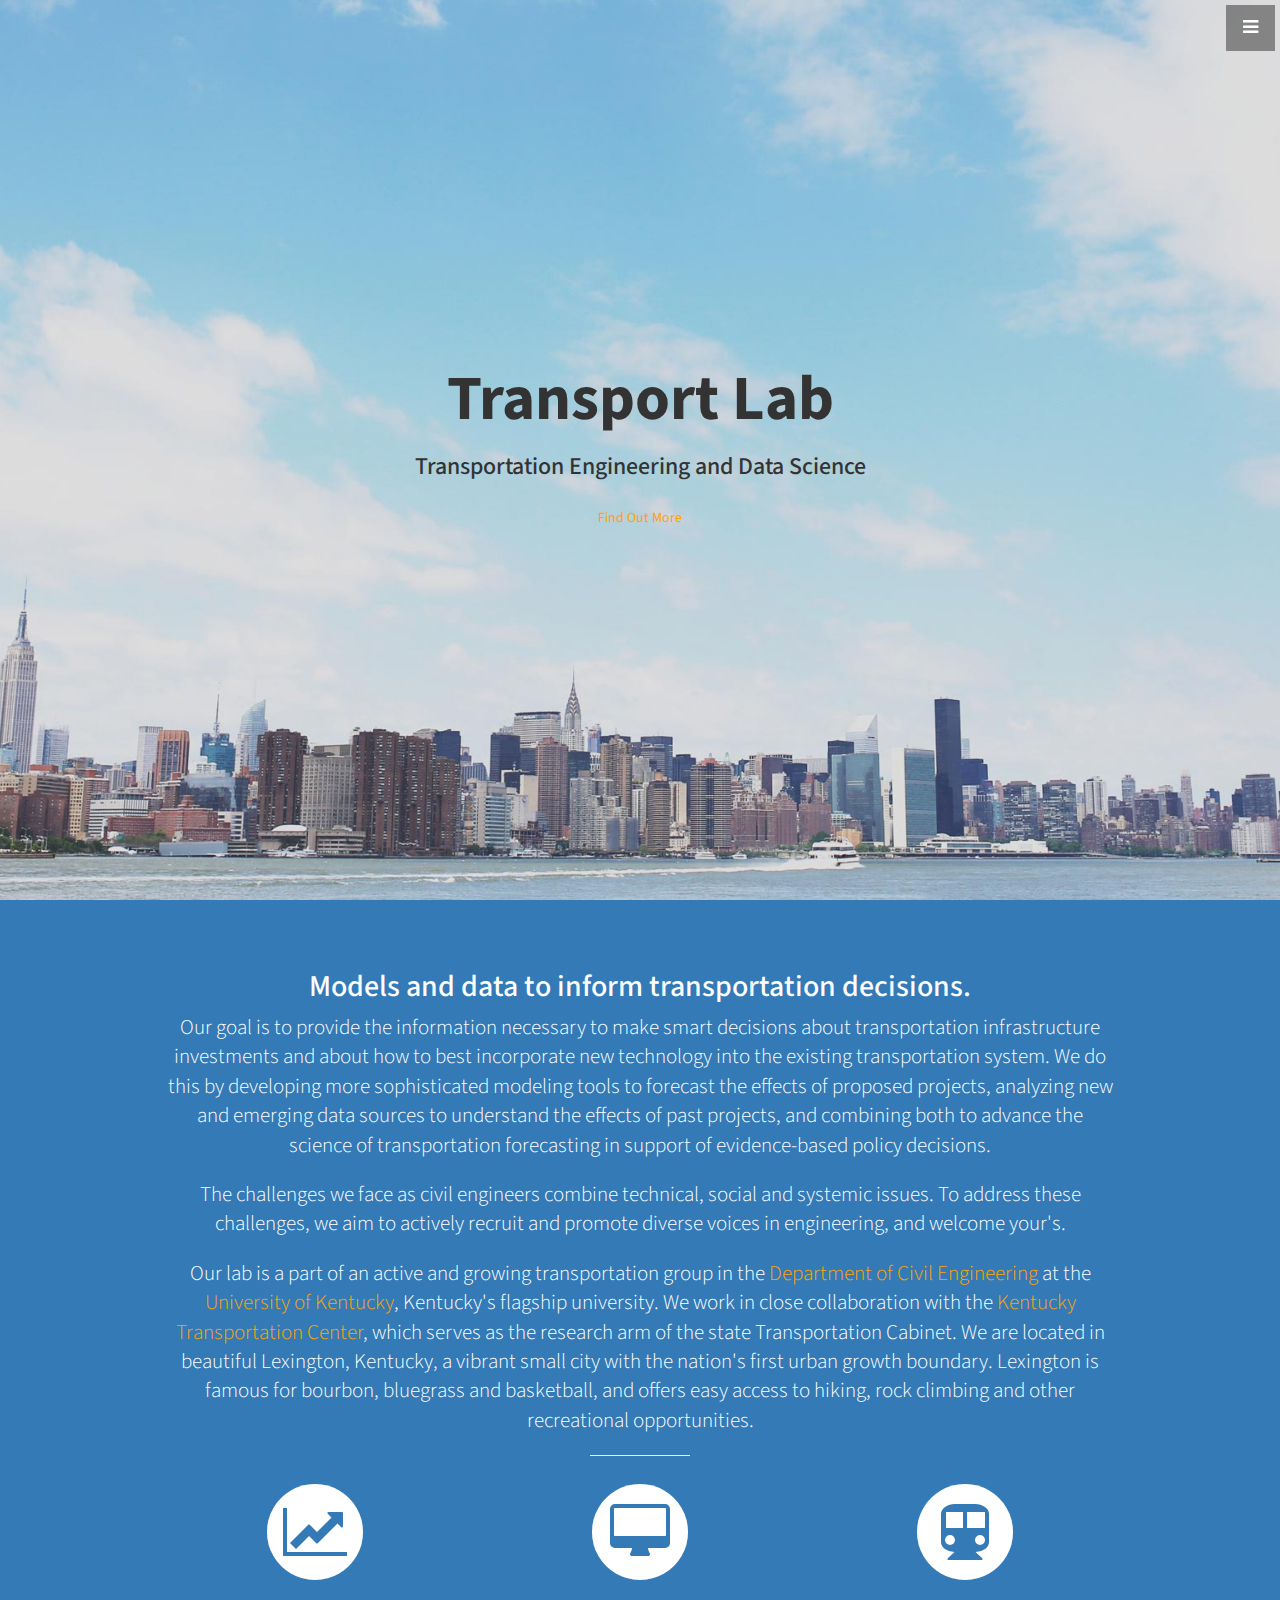
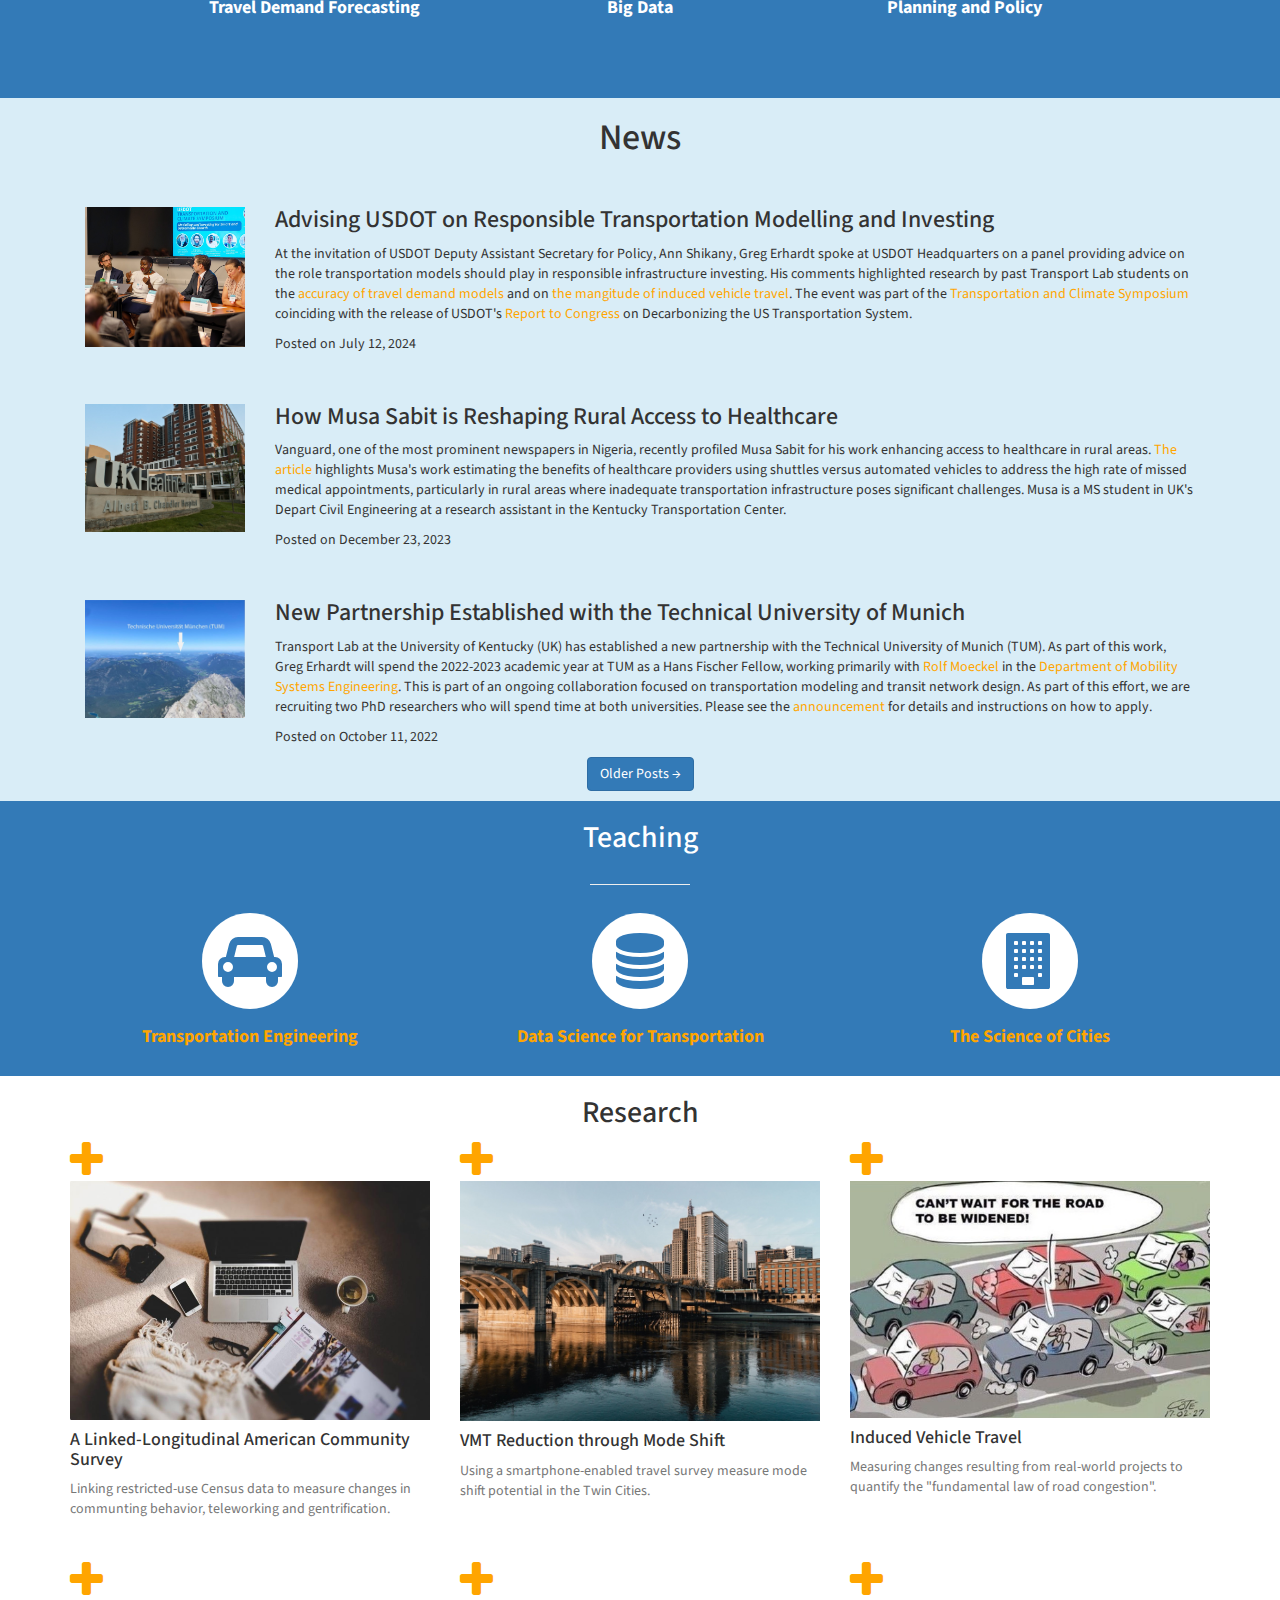
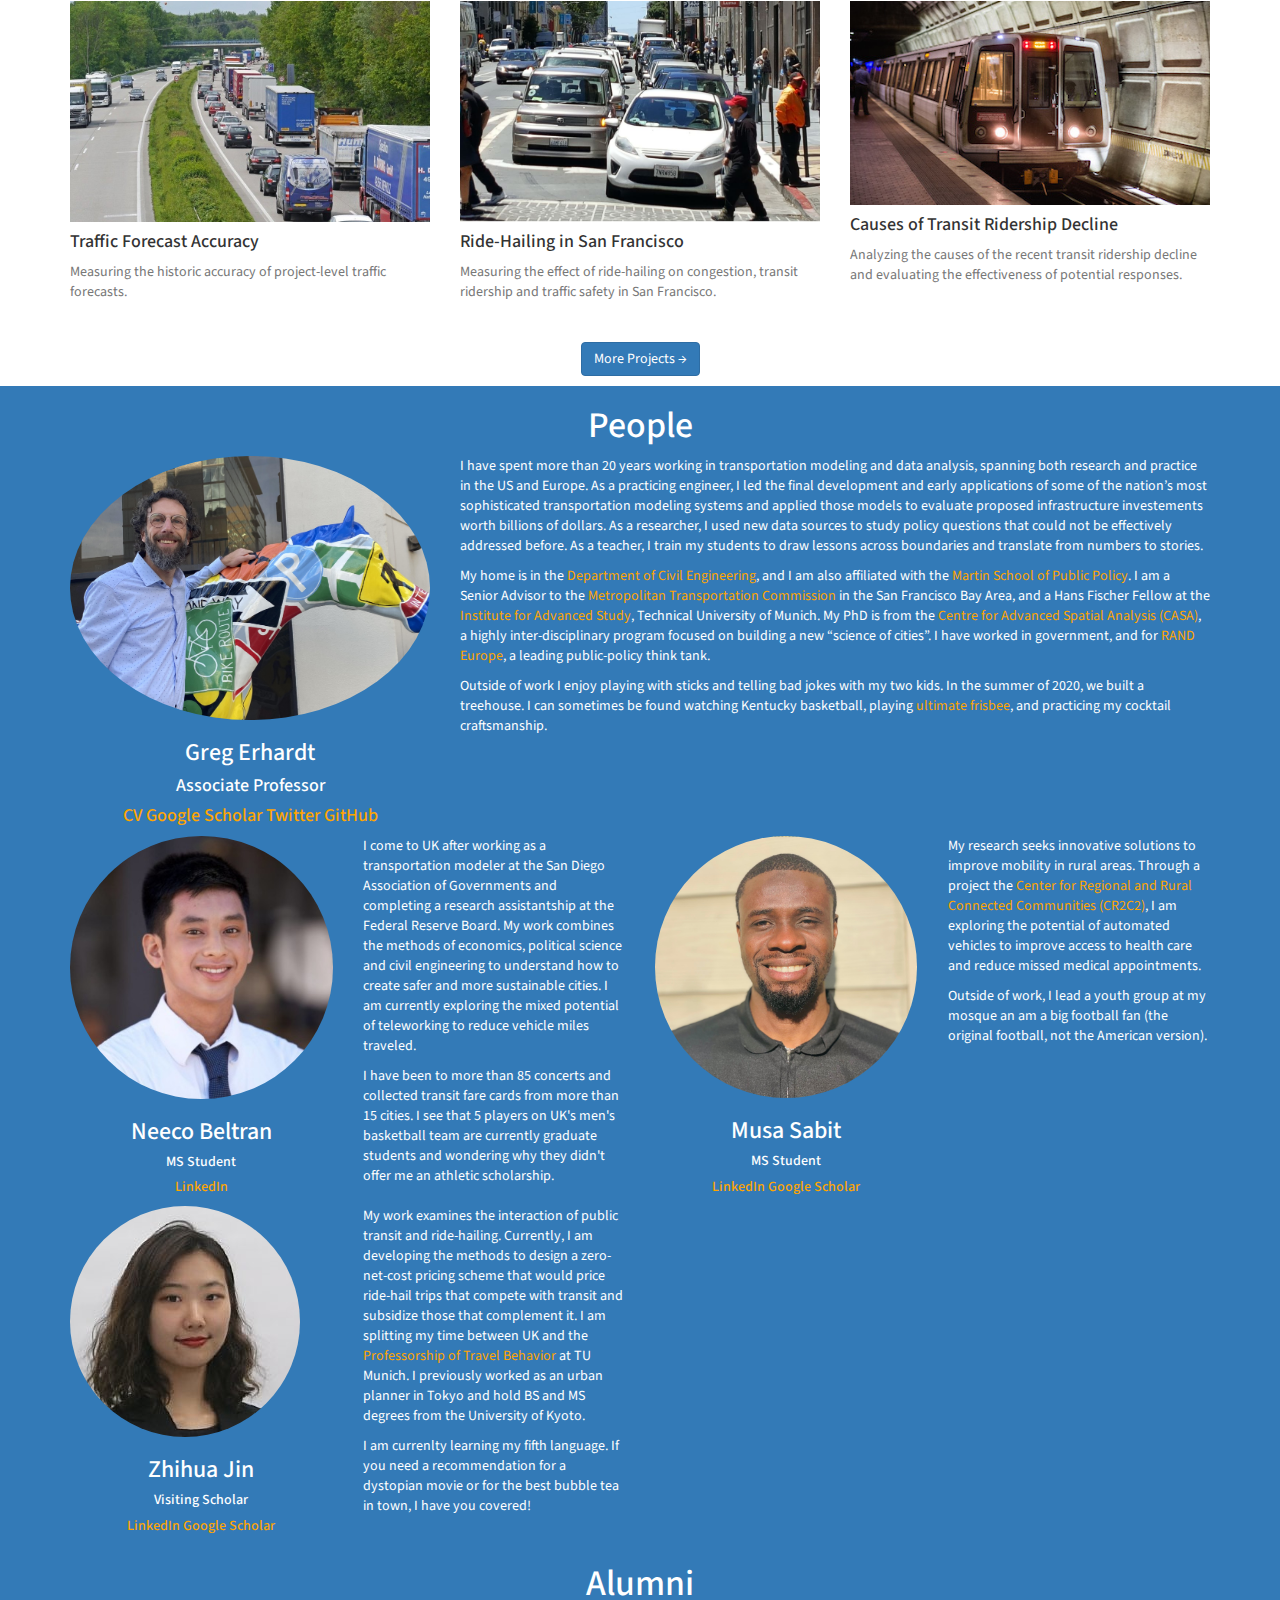
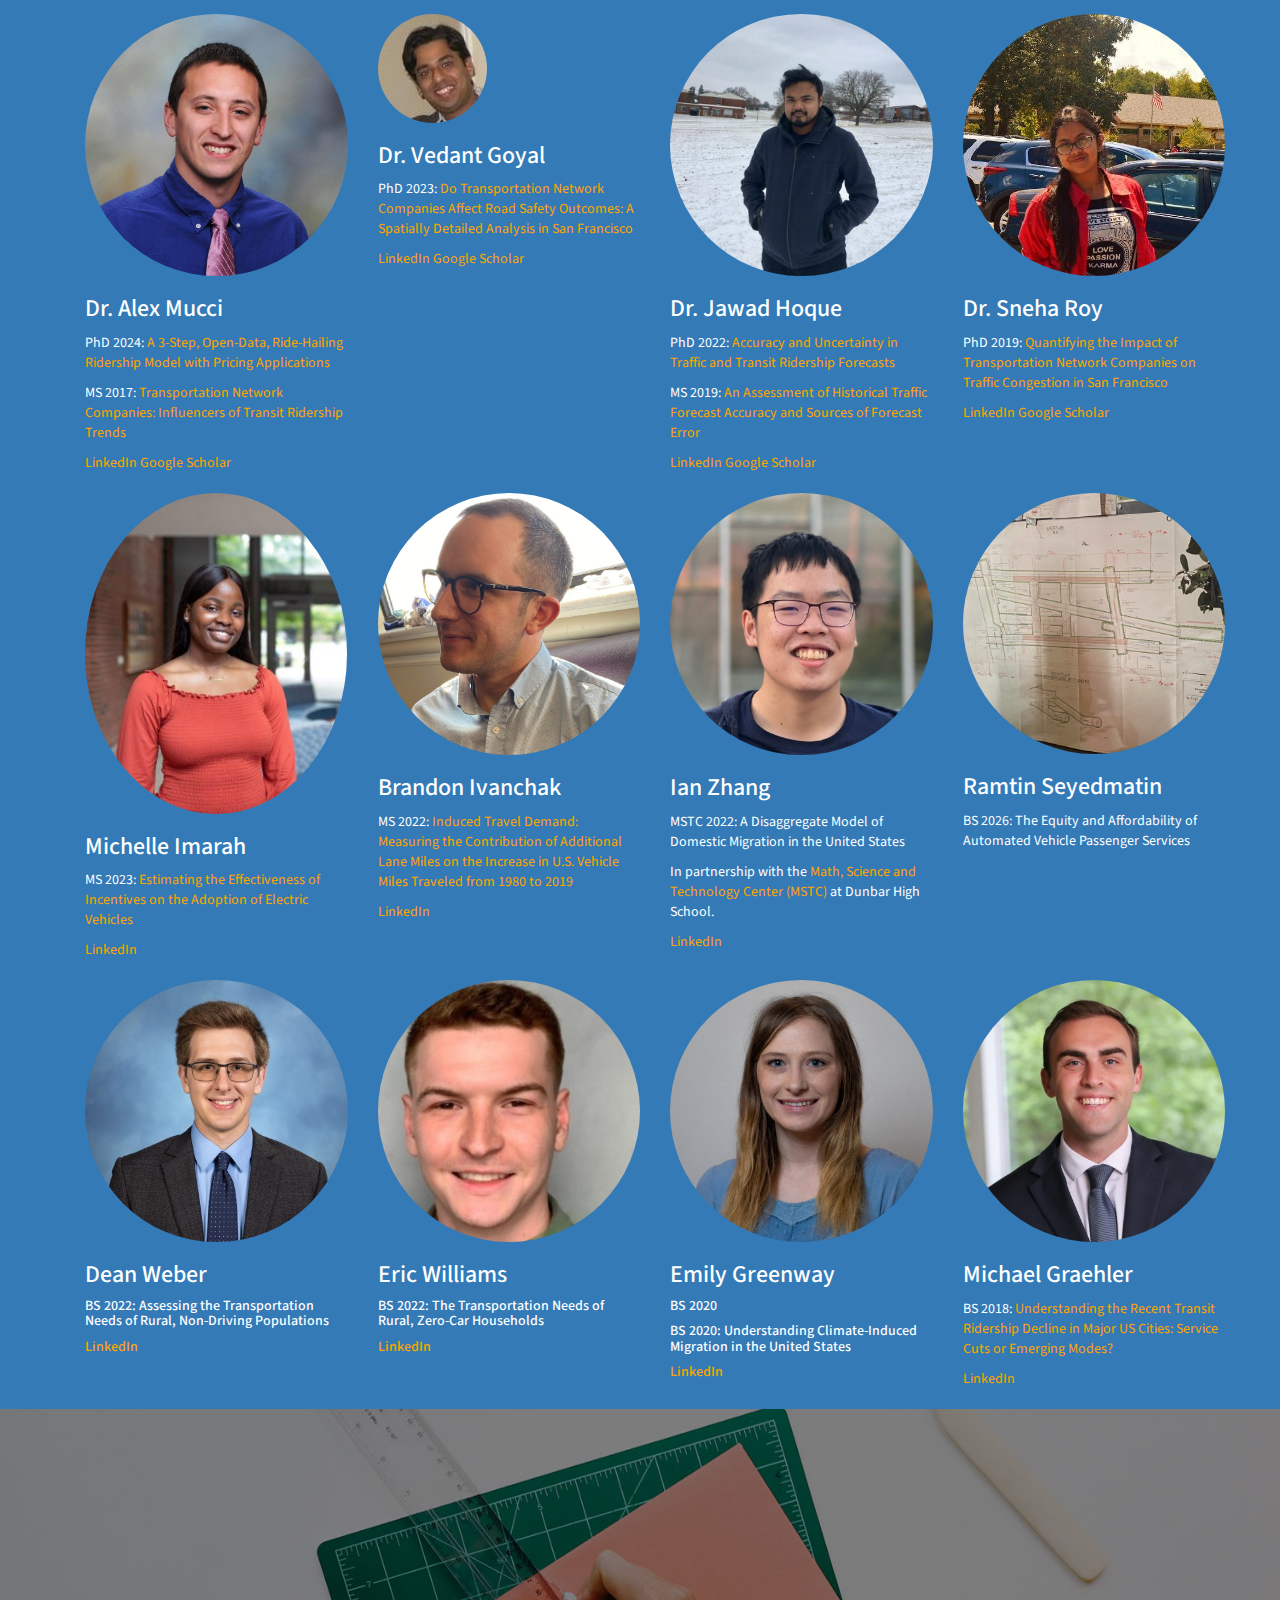
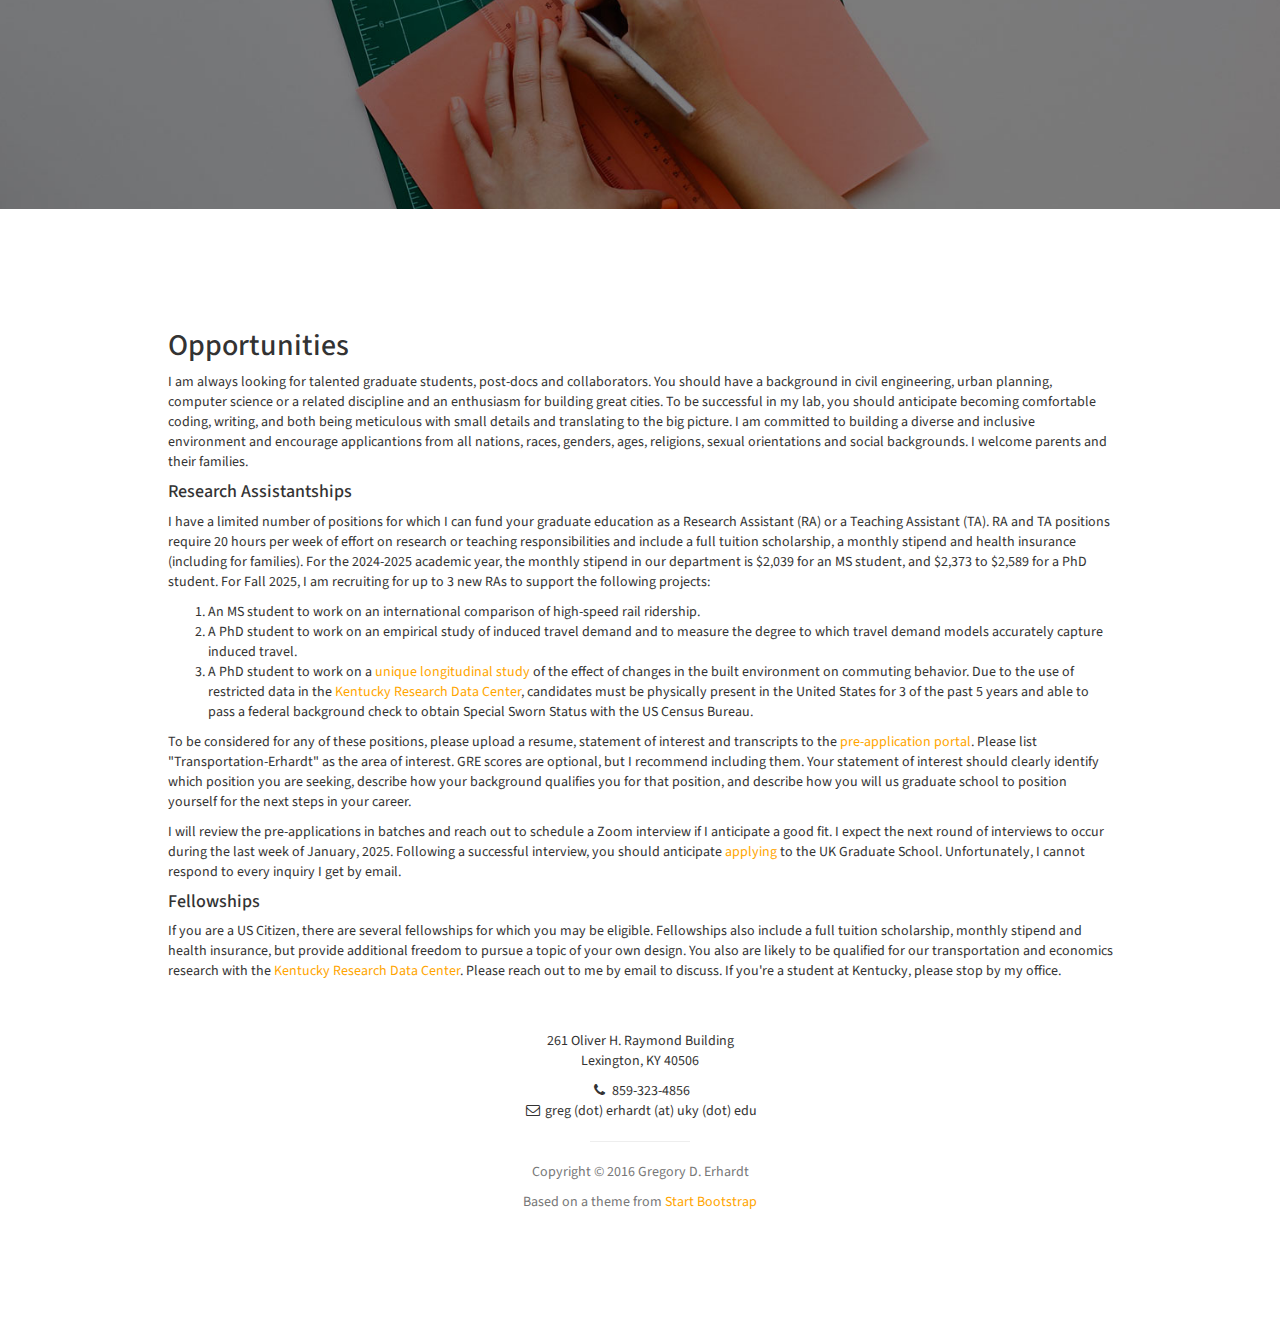
<file: index.html>
<!DOCTYPE html>
<html lang="en">

<head>

    <meta charset="utf-8">
    <meta http-equiv="X-UA-Compatible" content="IE=edge">
    <meta name="viewport" content="width=device-width, initial-scale=1">
    <meta name="description" content="">
    <meta name="author" content="">

    <title>Transport Lab</title>

    <!-- Bootstrap Core CSS -->
    <link href="css/bootstrap.min.css" rel="stylesheet">

    <!-- Custom CSS -->
    <link href="css/stylish-portfolio.css" rel="stylesheet">
		
    <!-- Custom CSS -->
    <link href="css/greg.css" rel="stylesheet">
	
    <!-- Custom Fonts -->
    <link href="font-awesome/css/font-awesome.min.css" rel="stylesheet" type="text/css">
    <link href="https://fonts.googleapis.com/css?family=Source+Sans+Pro:300,400,700,300italic,400italic,700italic" rel="stylesheet" type="text/css">

    <!-- HTML5 Shim and Respond.js IE8 support of HTML5 elements and media queries -->
    <!-- WARNING: Respond.js doesn't work if you view the page via file:// -->
    <!--[if lt IE 9]>
        <script src="https://oss.maxcdn.com/libs/html5shiv/3.7.0/html5shiv.js"></script>
        <script src="https://oss.maxcdn.com/libs/respond.js/1.4.2/respond.min.js"></script>
    <![endif]-->

</head>

<body>

    <!-- Navigation -->
    <a id="menu-toggle" href="#" class="btn btn-dark btn-lg toggle"><i class="fa fa-bars"></i></a>
    <nav id="sidebar-wrapper">
        <ul class="sidebar-nav">
            <a id="menu-close" href="#" class="btn btn-light btn-lg pull-right toggle"><i class="fa fa-times"></i></a>
            <li class="sidebar-brand">
                <a href="#top" onclick=$("#menu-close").click();>Transport Lab</a>
            </li>
            <li>
                <a href="#top" onclick=$("#menu-close").click();>Home</a>
            </li>
            <li>
                <a href="#about" onclick=$("#menu-close").click();>About</a>
            </li>
            <li>
                <a href="#news" onclick=$("#menu-close").click();>News</a>
            </li>
            <li>
                <a href="#teaching" onclick=$("#menu-close").click();>Teaching</a>
            </li>
            <li>
                <a href="#research" onclick=$("#menu-close").click();>Research</a>
            </li>
            <li>
                <a href="#people" onclick=$("#menu-close").click();>People</a>
            </li>
            <li>
                <a href="#contact" onclick=$("#menu-close").click();>Opportunites</a>
            </li>
        </ul>
    </nav>

    <!-- Header -->
    <header id="top" class="header">
        <div class="text-vertical-center">
            <h1>Transport Lab</h1>
            <h3>Transportation Engineering and Data Science</h3>
            <h3> </h3>
            <a href="#about" class="page-scroll btn btn-xl">Find Out More</a>
        </div>
    </header>

    <!-- About -->
    <!-- The circle icons use Font Awesome's stacked icon classes. For more information, visit http://fontawesome.io/examples/ -->
    <section id="about" class="services bg-primary">
        <div class="container">
            <div class="row text-center">
                <div class="col-lg-10 col-lg-offset-1">
                    <h2>Models and data to inform transportation decisions.</h2>
					
                    <p class="lead">Our goal is to provide the information necessary to make smart decisions about transportation infrastructure investments and about how to best incorporate new technology into the existing transportation system.  We do this by developing more sophisticated modeling tools to forecast the effects of proposed projects, analyzing new and emerging data sources to understand the effects of past projects, and combining both to advance the science of transportation forecasting in support of evidence-based policy decisions.</p>
					                    
					<p class="lead">The challenges we face as civil engineers combine technical, social and systemic issues. To address these challenges, we aim to actively recruit and promote diverse voices in engineering, and welcome your's.</p>
                    
					<p class="lead">Our lab is a part of an active and growing transportation group in the <a target="_blank" href="https://www.engr.uky.edu/ce/">Department of Civil Engineering</a> at the <a target="_blank" href="http://www.uky.edu/UKHome/">University of Kentucky</a>, Kentucky's flagship university.  We work in close collaboration with the <a target="_blank" href="http://www.ktc.uky.edu/">Kentucky Transportation Center</a>, which serves as the research arm of the state Transportation Cabinet. We are located in beautiful Lexington, Kentucky, a vibrant small city with the nation's first urban growth boundary.  Lexington is famous for bourbon, bluegrass and basketball, and offers easy access to hiking, rock climbing and other recreational opportunities.</p>
					
                    <hr class="small">
                    <div class="row">
                        <div class="col-md-4 col-sm-8">
                            <div class="service-item">
                                <span class="fa-stack fa-4x">
                                <i class="fa fa-circle fa-stack-2x"></i>
                                <i class="fa fa-line-chart fa-stack-1x text-primary"></i>
                            </span>
                                <h4>
                                    <strong>Travel Demand Forecasting</strong>
                                </h4>
                            </div>
                        </div>
                        <div class="col-md-4 col-sm-8">
                            <div class="service-item">
                                <span class="fa-stack fa-4x">
                                <i class="fa fa-circle fa-stack-2x"></i>
                                <i class="fa fa-desktop fa-stack-1x text-primary"></i>
                            </span>
                                <h4>
                                    <strong>Big Data</strong>
                                </h4>
                            </div>
                        </div>
                        <div class="col-md-4 col-sm-8">
                            <div class="service-item">
                                <span class="fa-stack fa-4x">
                                <i class="fa fa-circle fa-stack-2x"></i>
                                <i class="fa fa-subway fa-stack-1x text-primary"></i>
                            </span>
                                <h4>
                                    <strong>Planning and Policy</strong>
                                </h4>
                            </div>
                        </div>
                    </div>
                    <!-- /.row (nested) -->
                </div>
                <!-- /.col-lg-10 -->
            </div>
            <!-- /.row -->
        </div>
        <!-- /.container -->
    </section>

    
    <!-- News -->    
    <section id="news" class="bg-info">
        <div class="container">
          <div class="row">
              <div class="col-lg-12 text-center">
                  <h1 class="section-heading">News</h1>
              </div>
          </div>          
        </div>
               
        <!-- News Item -->  
        <div class="container">
          <div class="row">
            <div class="col-lg-12 col-md-12 mx-auto">
              <div class="post-preview">
                <div class="col-lg-2 col-sm-2 text-center">				
                    <h3> </h3>
                    <img src="img/news/climate_transport1.jpg" class="img-responsive img-centered" alt="">              
                </div>
                <div class="col-lg-10 col-sm-10 text-left">
                      <h3 class="portfolio-caption">
                        Advising USDOT on Responsible Transportation Modelling and Investing
                      </h3>
                      <p>
						At the invitation of USDOT Deputy Assistant Secretary for Policy, Ann Shikany, Greg Erhardt spoke at USDOT Headquarters on a panel providing advice on the role transportation models should play in responsible infrastructure investing.  His comments highlighted research by past Transport Lab students on the <a href="https://nap.nationalacademies.org/catalog/25637/traffic-forecasting-accuracy-assessment-research">accuracy of travel demand models</a> and on <a href="https://uknowledge.uky.edu/ce_etds/119/">the mangitude of induced vehicle travel</a>. The event was part of the <a href="https://www.transportation.gov/priorities/climate-and-sustainability/transportation-and-climate-symposium">Transportation and Climate Symposium</a> coinciding with the release of USDOT's <a href="https://www.transportation.gov/priorities/climate-and-sustainability/dot-report-congress-decarbonizing-us-transportation-0	">Report to Congress</a> on Decarbonizing the US Transportation System. 
					  </p>
                    <p class="post-meta">Posted on July 12, 2024</p>
                </div>
                  <hr>
              </div>              
            </div>
          </div>
        </div>
		
        <!-- News Item -->  
        <div class="container">
          <div class="row">
            <div class="col-lg-12 col-md-12 mx-auto">
              <div class="post-preview">
                <div class="col-lg-2 col-sm-2 text-center">			
                    <h3> </h3>
                    <img src="img/news/UK_Healthcare.jpg" class="img-responsive img-centered" alt="">              
                </div>
                <div class="col-lg-10 col-sm-10 text-left">
                      <h3 class="portfolio-caption">
                        How Musa Sabit is Reshaping Rural Access to Healthcare 
                      </h3>
                      <p>
                        Vanguard, one of the most prominent newspapers in Nigeria, recently profiled Musa Sabit for his work enhancing access to healthcare in rural areas.  <a href="https://www.vanguardngr.com/2023/12/how-musa-sabit-is-revolutionizing-rural-mobility-with-innovative-transportation-research/">The article</a> highlights Musa's work estimating the benefits of healthcare providers using shuttles versus automated vehicles to address the high rate of missed medical appointments, particularly in rural areas where inadequate transportation infrastructure poses significant challenges.  Musa is a MS student in UK's Depart Civil Engineering at a research assistant in the Kentucky Transportation Center. 
                      </p>
                    <p class="post-meta">Posted on December 23, 2023</p>
                </div>
                  <hr>
              </div>              
            </div>
          </div>
        </div>
		
        <!-- News Item -->  
        <div class="container">
          <div class="row">
            <div class="col-lg-12 col-md-12 mx-auto">
              <div class="post-preview">
                <div class="col-lg-2 col-sm-2 text-center">			
                    <h3> </h3>
                    <img src="img/news/TUM.jpg" class="img-responsive img-centered" alt="">              
                </div>
                <div class="col-lg-10 col-sm-10 text-left">
                      <h3 class="portfolio-caption">
                        New Partnership Established with the Technical University of Munich
                      </h3>
                      <p>
                        Transport Lab at the University of Kentucky (UK) has established a new partnership with the Technical University of Munich (TUM).  As part of this work, Greg Erhardt will spend the 2022-2023 academic year at TUM as a Hans Fischer Fellow, working primarily with <a href="https://www.mos.ed.tum.de/en/tb/team/rm/">Rolf Moeckel</a> in the <a href="https://www.mos.ed.tum.de/en/mos/home/">Department of Mobility Systems Engineering</a>.  This is part of an ongoing collaboration focused on transportation modeling and transit network design. As part of this effort, we are recruiting two PhD researchers who will spend time at both universities.  Please see the <a target="_blank" href="pdf/TUM UK Transit Network Design Dual Positions.pdf">announcement</a> for details and instructions on how to apply. 
                      </p>
                    <p class="post-meta">Posted on October 11, 2022</p>
                </div>
                  <hr>
              </div>              
            </div>
          </div>
        </div>

        
          <!-- Pager -->
          <div class="col-lg-12-pull col-sm-12-pull text-center">  
              <div class="clearfix">
                 <a class="btn btn-primary float-left" href="post.html">Older Posts &rarr;</a>
                 <p> </p>
                 <p> </p>
              </div>  
          </div>      
		  
        </div>             
    </section>

    <!-- Teaching Section -->
    <section id="teaching" class="bg-primary">
        <div class="container">
            <div class="row">
                <div class="col-lg-12 text-center">
                    <h2 class="section-heading">Teaching</h2>
                </div>
            </div>               
            <div class="row">
                <div class="col-lg-12 text-center">   
                    <hr class="small">
                    <div class="row">
                        <div class="col-md-4 col-sm-8">
                            <div class="service-item">
                                <span class="fa-stack fa-4x">
                                <i class="fa fa-circle fa-stack-2x"></i>
                                <i class="fa fa-car fa-stack-1x text-primary"></i>
                                
                            </span>
                                <h4>
                                    <strong><a target="_blank" href="pdf/CE 331 Transportation Engineering - Fall 2020.pdf"> Transportation Engineering</a></strong>
                                </h4>
                            </div>
                        </div>
                        <div class="col-md-4 col-sm-8">
                            <div class="service-item">
                                <span class="fa-stack fa-4x">
                                <i class="fa fa-circle fa-stack-2x"></i>
                                <i class="fa fa-database fa-stack-1x text-primary"></i>
                            </span>
                                <h4>
                                    <strong><a target="_blank" href="pdf/CE 599 Data Science for Transportation - Spring 2020.pdf"> Data Science for Transportation</a></strong>
                                </h4>
                            </div>
                        </div>
                        <div class="col-md-4 col-sm-8">
                            <div class="service-item">
                                <span class="fa-stack fa-4x">
                                <i class="fa fa-circle fa-stack-2x"></i>
                                <i class="fa fa-building fa-stack-1x text-primary"></i>
                            </span>
                                <h4>
                                    <strong><a target="_blank" href="pdf/CE 699 Science of Cities - Fall 2020.pdf">The Science of Cities</a></strong>
                                </h4>
                            </div>
                        </div>
                    </div>
                </div>
            </div>               
        </div>
    </section>
	                          
                
    <!-- Research Grid Section -->
    <section id="research" class="bg-light-gray">
        <div class="container">
            <div class="row">
                <div class="col-lg-12 text-center">
                    <h2 class="section-heading">Research</h2>
                </div>
            </div>            
			
			<!-- Row 1 -->
            <div class="row">
			
				<!-- Project 11 -->
                <div class="col-md-4 col-sm-6 portfolio-item">
                    <a href="#portfolioModal11" class="portfolio-link" data-toggle="modal">
                        <div class="portfolio-hover">
                            <div class="portfolio-hover-content">
                                <i class="fa fa-plus fa-3x"></i>
                            </div>
                        </div>
                        <img src="img/projects/telework.jpg" class="img-responsive" alt="">
                    </a>
                    <div class="portfolio-caption">
                        <h4>A Linked-Longitudinal American Community Survey</h4>
                        <p class="text-muted">Linking restricted-use Census data to measure changes in communting behavior, teleworking and gentrification.</p>
                    </div>
                </div>
				
				<!-- Project 11 -->
                <div class="col-md-4 col-sm-6 portfolio-item">
                    <a href="#portfolioModal12" class="portfolio-link" data-toggle="modal">
                        <div class="portfolio-hover">
                            <div class="portfolio-hover-content">
                                <i class="fa fa-plus fa-3x"></i>
                            </div>
                        </div>
                        <img src="img/projects/twin_cities.jpg" class="img-responsive" alt="">
                    </a>
                    <div class="portfolio-caption">
                        <h4>VMT Reduction through Mode Shift</h4>
                        <p class="text-muted">Using a smartphone-enabled travel survey measure mode shift potential in the Twin Cities.</p>
                    </div>
                </div>
				
				<!-- Project 11 -->
                <div class="col-md-4 col-sm-6 portfolio-item">
                    <a href="#portfolioModal13" class="portfolio-link" data-toggle="modal">
                        <div class="portfolio-hover">
                            <div class="portfolio-hover-content">
                                <i class="fa fa-plus fa-3x"></i>
                            </div>
                        </div>
                        <img src="img/projects/induced_travel.jpg" class="img-responsive" alt="">
                    </a>
                    <div class="portfolio-caption">
                        <h4>Induced Vehicle Travel</h4>
                        <p class="text-muted">Measuring changes resulting from real-world projects to quantify the "fundamental law of road congestion".</p>
                    </div>
                </div>
				
            </div>
			
			<!-- Row 2 -->
            <div class="row">
			
				<!-- Project 9 -->
                <div class="col-md-4 col-sm-6 portfolio-item">
                    <a href="#portfolioModal9" class="portfolio-link" data-toggle="modal">
                        <div class="portfolio-hover">
                            <div class="portfolio-hover-content">
                                <i class="fa fa-plus fa-3x"></i>
                            </div>
                        </div>
                        <img src="img/projects/traffic-forecast.jpg" class="img-responsive" alt="">
                    </a>
                    <div class="portfolio-caption">
                        <h4>Traffic Forecast Accuracy</h4>
                        <p class="text-muted">Measuring the historic accuracy of project-level traffic forecasts.</p>
                    </div>
                </div>         
				
				<!-- Project 10 -->
                <div class="col-md-4 col-sm-6 portfolio-item">
                    <a href="#portfolioModal10" class="portfolio-link" data-toggle="modal">
                        <div class="portfolio-hover">
                            <div class="portfolio-hover-content">
                                <i class="fa fa-plus fa-3x"></i>
                            </div>
                        </div>
                        <img src="img/projects/ride-hail.jpg" class="img-responsive" alt="">
                    </a>
                    <div class="portfolio-caption">
                        <h4>Ride-Hailing in San Francisco</h4>
                        <p class="text-muted">Measuring the effect of ride-hailing on congestion, transit ridership and traffic safety in San Francisco.</p>
                    </div>
                </div>
				
				<!-- Project 8 -->
                <div class="col-md-4 col-sm-6 portfolio-item">
                    <a href="#portfolioModal8" class="portfolio-link" data-toggle="modal">
                        <div class="portfolio-hover">
                            <div class="portfolio-hover-content">
                                <i class="fa fa-plus fa-3x"></i>
                            </div>
                        </div>
                        <img src="img/projects/metro.jpg" class="img-responsive" alt="">
                    </a>
                    <div class="portfolio-caption">
                        <h4>Causes of Transit Ridership Decline</h4>
                        <p class="text-muted">Analyzing the causes of the recent transit ridership decline and evaluating the effectiveness of potential responses.</p>
                    </div>
                </div>
				
            </div>
												      
          <!-- Pager -->
          <div class="col-lg-12-pull col-sm-12-pull text-center">  
              <div class="clearfix">
                 <a class="btn btn-primary float-left" href="projects.html">More Projects &rarr;</a>
                 <p> </p>
                 <p> </p>
              </div>  
          </div>          
		  
        </div>
    </section>


    <!-- Team Section -->
    <section id="people" class="bg-primary">
        <div class="row">
            <div class="col-lg-12 text-center">
                <h1 class="section-heading">People</h1>
            </div>
        </div>
        <div class="container">
        
            <!-- Row -->
            <div class="row">
                <div class="col-lg-4 col-sm-4 text-center">
                    <div class="team-member">
                        <img src="img/Greg.jpg" class="img-responsive img-circle" alt="">
                        <h3>Greg Erhardt</h3>
                        <h4>Associate Professor<h4>
						<a href="pdf/Erhardt CV.pdf"> CV </a>
						<a> </a>
						<a target="_blank" href="https://scholar.google.com/citations?user=B8CHHiEAAAAJ&hl=en&authuser=1&oi=ao"> Google Scholar </a>
						<a> </a>
						<a target="_blank" href="https://twitter.com/GregErhardt"> Twitter </a>
						<a> </a>
						<a target="_blank" href="https://github.com/gregerhardt"> GitHub </a>
                    </div>
                </div>
                <div class="col-lg-8 text-left">
                    <p>I have spent more than 20 years working in transportation modeling and data analysis, spanning both research and practice in the US and Europe.  As a practicing engineer, I led the final development and early applications of some of the nation’s most sophisticated transportation modeling systems and applied those models to evaluate proposed infrastructure investements worth billions of dollars. As a researcher, I  used new data sources to study policy questions that could not be effectively addressed before.  As a teacher, I train my students to draw lessons across boundaries and translate from numbers to stories. </p>
					
					<p>My home is in the <a target="_blank" href="https://www.engr.uky.edu/research-faculty/departments/civil-engineering"> Department of Civil Engineering</a>, and I am also affiliated with the <a target="_blank" href="https://martin.uky.edu/"> Martin School of Public Policy</a>. I am a Senior Advisor to the  <a target="_blank" href="https://www.bayareametro.gov/"> Metropolitan Transportation Commission</a> in the San Francisco Bay Area, and a Hans Fischer Fellow at the <a target="_blank" href="https://www.ias.tum.de/ias/start/"> Institute for Advanced Study</a>, Technical University of Munich. My PhD is from the <a target="_blank" href="http://www.bartlett.ucl.ac.uk/casa"> Centre for Advanced Spatial Analysis (CASA)</a>, a highly inter-disciplinary program focused on building a new “science of cities”.  I have worked in government, and for <a target="_blank" href="http://www.rand.org/randeurope.html"> RAND Europe</a>, a leading public-policy think tank. </p>
										
					<p>Outside of work I enjoy playing with sticks and telling bad jokes with my two kids.  In the summer of 2020, we built a treehouse.  I can sometimes be found watching Kentucky basketball, playing <a target="_blank" href="https://www.bluegrassultimate.org/"> ultimate frisbee</a>, and practicing my cocktail craftsmanship. 
                    <a> </a>
					<a> </a>
                    <h3> </h3>
                    </p>
                </div>
            </div>
            
            <!-- Row -->
            <div class="row">
                <div class="col-lg-3 col-sm-3 text-center">
                    <div class="team-member">
                        <img src="img/Neeco.jpg" class="img-responsive img-circle img-centered" alt="">
                        <h3>Neeco Beltran</h3>
                        <h5>MS Student<h5>
                        <a target="_blank" href="https://www.linkedin.com/in/neeco-beltran/">LinkedIn </a>
						<a> </a>
                    </div>
                </div>
                <div class="col-lg-3 text-left">
                    <p class=".text-left"> I come to UK after working as a transportation modeler at the San Diego Association of Governments and completing a research assistantship at the Federal Reserve Board. My work combines the methods of economics, political science and civil engineering to understand how to create safer and more sustainable cities.  I am currently exploring the mixed potential of teleworking to reduce vehicle miles traveled. </p>
                    
					<p class=".text-left">I have been to more than 85 concerts and collected transit fare cards from more than 15 cities. I see that 5 players on UK's men's basketball team are currently graduate students and wondering why they didn't offer me an athletic scholarship. </p>					
                    <h3> </h3>
                </div>         

                <div class="col-lg-3 col-sm-3 text-center">
                    <div class="team-member">
                        <img src="img/Musa.jpg" class="img-responsive img-circle img-centered" alt="">
                        <h3>Musa Sabit</h3>
                        <h5>MS Student<h5>
                        <a target="_blank" href="https://www.linkedin.com/in/sabit-musa-59538b131/">LinkedIn </a>
						<a> </a>
                        <a target="_blank" href="https://scholar.google.com/citations?user=PShY7P8AAAAJ&hl=en">Google Scholar </a>
						<a> </a>
                    </div>
                </div>
				<div class="col-lg-3 text-left">
                    <p class=".text-left">My research seeks innovative solutions to improve mobility in rural areas.  Through a project the <a target="_blank" href="https://www.cr2c2.com/">Center for Regional and Rural Connected Communities (CR2C2)</a>, I am exploring the potential of automated vehicles to improve access to health care and reduce missed medical appointments.</p>
					
					<p class=".text-left">Outside of work, I lead a youth group at my mosque an am a big football fan (the original football, not the American version).</p>					
                    <h3> </h3>
                </div>                
			</div>
			
			
			<!-- Row -->
            <div class="row">
                <div class="col-lg-3 col-sm-3 text-center">
                    <div class="team-member">
                        <img src="img/Zhihua.jpg" class="img-responsive img-circle img-centered" alt="">
                        <h3>Zhihua Jin</h3>
                        <h5>Visiting Scholar<h5>
                        <a target="_blank" href="https://www.linkedin.com/in/zhihua-jin-24a7787b/?originalSubdomain=de">LinkedIn </a>
						<a> </a>
						<a target="_blank" href="https://scholar.google.com/citations?user=lFrSUjQAAAAJ&hl=ja">Google Scholar </a>
                    </div>
                </div>
                <div class="col-lg-3 text-left">
                    <p class=".text-left">My work examines the interaction of public transit and ride-hailing. Currently, I am developing the methods to design a zero-net-cost pricing scheme that would price ride-hail trips that compete with transit and subsidize those that complement it. I am splitting my time between UK and the <a target="_blank" href="https://www.mos.ed.tum.de/en/tb/start-page/">Professorship of Travel Behavior </a> at TU Munich. I previously worked as an urban planner in Tokyo and hold BS and MS degrees from the University of Kyoto. </p>
                    
					<p class=".text-left">I am currenlty learning my fifth language. If you need a recommendation for a dystopian movie or for the best bubble tea in town, I have you covered! </p>					
                    <h3> </h3>
                </div>         
    
			</div>

        <div class="row">
            <div class="col-lg-12 text-center">
                <h1 class="section-heading">Alumni</h1>
            </div>
        </div>
        <div class="container">
                        <!-- Row -->
            <div class="row">
                <div class="col-lg-3 col-sm-3 text-left">
                    <div class="team-member">
                        <img src="img/Alex.jpg" class="img-responsive img-circle img-centered" alt="">
                        <h3>Dr. Alex Mucci</h3>
						<p class=".text-left"> PhD 2024: <a target="_blank" href="https://uknowledge.uky.edu/ce_etds/147/">A 3-Step, Open-Data, Ride-Hailing Ridership Model with Pricing Applications </a> </p>
						
						<p class=".text-left"> MS 2017: <a target="_blank" href="https://uknowledge.uky.edu/ce_etds/61/">Transportation Network Companies: Influencers of Transit Ridership Trends </a> </p>
						
						<a target="_blank" href="https://www.linkedin.com/in/alex-mucci-b07604122/">LinkedIn </a>
						<a> </a>
						<a target="_blank" href="https://scholar.google.com/citations?user=pa4HH0cAAAAJ&hl=en&oi=ao"> Google Scholar </a>	
                        <h3> </h3>
                    </div>
                </div>
				
                <div class="col-lg-3 col-sm-3 text-left">
                    <div class="team-member">
                        <img src="img/Vedant.jpg" class="img-responsive img-circle img-centered" alt="">
                        <h3>Dr. Vedant Goyal</h3>
						<p class=".text-left"> PhD 2023: <a target="_blank" href="https://uknowledge.uky.edu/ce_etds/131/">Do Transportation Network Companies Affect Road Safety Outcomes: A Spatially Detailed Analysis in San Francisco </a> </p>
						
                        <a target="_blank" href="https://www.linkedin.com/in/vedant-goyal-b06003a/">LinkedIn </a>
						<a> </a>
						<a target="_blank" href="https://scholar.google.com/citations?user=3_-vZE8AAAAJ&hl=en"> Google Scholar </a>
                        <h3> </h3>
                    </div>
                </div>           

                <div class="col-lg-3 col-sm-3 text-left">
                    <div class="team-member">
                        <img src="img/Jawad.jpg" class="img-responsive img-circle img-centered" alt="">
                        <h3>Dr. Jawad Hoque</h3>
						<p class=".text-left"> PhD 2022: <a target="_blank" href="https://uknowledge.uky.edu/ce_etds/118/">Accuracy and Uncertainty in Traffic and Transit Ridership Forecasts </a> </p>
						
						<p class=".text-left"> MS 2019: <a target="_blank" href="https://uknowledge.uky.edu/ce_etds/79/">An Assessment of Historical Traffic Forecast Accuracy and Sources of Forecast Error </a> </p>
						
                        <a target="_blank" href="https://www.linkedin.com/in/jawadmhoque/">LinkedIn </a>
						<a> </a>
						<a target="_blank" href="https://scholar.google.com/citations?user=Peaayl8AAAAJ&hl=en">Google Scholar </a>
                        <h3> </h3>
                    </div>
                </div>        
				
                <div class="col-lg-3 col-sm-3 text-left">
                    <div class="team-member">
                        <img src="img/Sneha.jpg" class="img-responsive img-circle img-centered" alt="">
                        <h3>Dr. Sneha Roy</h3>
						<p class=".text-left"> PhD 2019: <a target="_blank" href="https://uknowledge.uky.edu/ce_etds/82/">Quantifying the Impact of Transportation Network Companies on Traffic Congestion in San Francisco </a> </p>
						<a> </a>
                        <a target="_blank" href="https://www.linkedin.com/in/sneha-lakshmi-roy/">LinkedIn </a>
						<a> </a>
						<a target="_blank" href="https://scholar.google.com/citations?user=mwePmtoAAAAJ&hl=en&oi=ao"> Google Scholar </a>
                        <h3> </h3>
                    </div>
                </div>

			</div>
			
            <!-- Row -->
            <div class="row">          
			
                <div class="col-lg-3 col-sm-3 text-left">
                    <div class="team-member">
                        <img src="img/Michelle.jpg" class="img-responsive img-circle img-centered" alt="">
                        <h3>Michelle Imarah</h3>
						<p class=".text-left"> MS 2023: <a target="_blank" href="https://uknowledge.uky.edu/ce_etds/133/">Estimating the Effectiveness of Incentives on the Adoption of Electric Vehicles </a> </p>
						
                        <a target="_blank" href="https://www.linkedin.com/in/michelle-imarah-msc-3363a815a/">LinkedIn </a>
                        <h3> </h3>
                    </div>
                </div>		
				
                <div class="col-lg-3 col-sm-3 text-left">
                    <div class="team-member">
                        <img src="img/Brandon.jpg" class="img-responsive img-circle img-centered" alt="">
                        <h3>Brandon Ivanchak</h3>
						<p class=".text-left"> MS 2022: <a target="_blank" href="https://uknowledge.uky.edu/ce_etds/119/">Induced Travel Demand: Measuring the Contribution of Additional Lane Miles on the Increase in U.S. Vehicle Miles Traveled from 1980 to 2019 </a> </p>
						
                        <a target="_blank" href="https://www.linkedin.com/in/brandon-ivanchak-pe-49b1091ab/">LinkedIn </a>
                        <h3> </h3>
                    </div>
                </div>
			     
                <div class="col-lg-3 col-sm-3 text-left">
                    <div class="team-member">
                        <img src="img/Ian.jpg" class="img-responsive img-circle img-centered" alt="">
                        <h3>Ian Zhang</h3>
						<p class=".text-left"> MSTC 2022: A Disaggregate Model of Domestic Migration in the United States </a> </p>
						<p class=".text-left"> In partnership with the <a target="_blank" href="https://pldmstc.weebly.com/">Math, Science and Technology Center (MSTC) </a> at Dunbar High School. </a> </p>
                        <a target="_blank" href="https://www.linkedin.com/in/yianzhang14/">LinkedIn </a>
                        <h3> </h3>
                    </div>
                </div>       
				
                <div class="col-lg-3 col-sm-3 text-left">
                    <div class="team-member">
                        <img src="img/plans.jpg" class="img-responsive img-circle img-centered" alt="">
                        <h3>Ramtin Seyedmatin</h3>
						<p class=".text-left"> BS 2026: The Equity and Affordability of Automated Vehicle Passenger Services </a> </p>
                        <h3> </h3>
                    </div>
                </div>       
				
            </div>
       						
            <!-- Row -->
            <div class="row">
			
                <div class="col-lg-3 col-sm-3 text-left">
                    <div class="team-member">
                        <img src="img/Dean.jpg" class="img-responsive img-circle img-centered" alt="">
                        <h3>Dean Weber</h3>
                        <h5>BS 2022: Assessing the Transportation Needs of Rural, Non-Driving Populations<h5>
                        <a target="_blank" href="https://www.linkedin.com/in/dean-weber-bb222a1b6/">LinkedIn </a>
                        <h3> </h3>
                    </div>
                </div>
			
                <div class="col-lg-3 col-sm-3 text-left">
                    <div class="team-member">
                        <img src="img/Eric.jpg" class="img-responsive img-circle img-centered" alt="">
                        <h3>Eric Williams</h3>
                        <h5>BS 2022: The Transportation Needs of Rural, Zero-Car Households<h5>
                        <a target="_blank" href="https://www.linkedin.com/in/ericwilliams1025/">LinkedIn </a>
                        <h3> </h3>
                    </div>
                </div>
				
				<div class="col-lg-3 col-sm-3 text-left">
                    <div class="team-member">
                        <img src="img/Emily.jpg" class="img-responsive img-circle img-centered" alt="">
                        <h3>Emily Greenway</h3>
                        <h5>BS 2020<h5>
						<p class=".text-left"> BS 2020: Understanding Climate-Induced Migration in the United States </a> </p>
                        <a target="_blank" href="https://www.linkedin.com/in/emily-ashby-eit-743927180/">LinkedIn </a>
                        <h3> </h3>
                    </div>
                </div>
			
                <div class="col-lg-3 col-sm-3 text-left">
                    <div class="team-member">
                        <img src="img/Michael.jpg" class="img-responsive img-circle img-centered" alt="">
                        <h3>Michael Graehler</h3>
						<p class=".text-left"> BS 2018: <a target="_blank" href="https://lede-admin.usa.streetsblog.org/wp-content/uploads/sites/46/2019/01/19-04931-Transit-Trends.pdf">Understanding the Recent Transit Ridership Decline in Major US Cities: Service Cuts or Emerging Modes? </a> </p>
						<a> </a>
                        <a target="_blank" href="https://www.linkedin.com/in/michaelgraehler/">LinkedIn </a>
                        <h3> </h3>
                    </div>
                </div>                                
			</div>

    </section>
    <!-- Callout -->
    <section id="contact" class="callout">

    </section>
	
    <!-- Footer -->
    <footer>
        <div class="container">
            <div class="row">
                <div class="col-lg-10 col-lg-offset-1 text-left">
                    <h2>Opportunities</h2>
					
                    <p>I am always looking for talented graduate students, post-docs and collaborators. You should have a background in civil engineering, urban planning, computer science or a related discipline and an enthusiasm for building great cities. To be successful in my lab, you should anticipate becoming comfortable coding, writing, and both being meticulous with small details and translating to the big picture. I am committed to building a diverse and inclusive environment and encourage applicantions from all nations, races, genders, ages, religions, sexual orientations and social backgrounds. I welcome parents and their families. </p>
										
                    <h4>Research Assistantships</h4>
					
					<p>I have a limited number of positions for which I can fund your graduate education as a Research Assistant (RA) or a Teaching Assistant (TA).  RA and TA positions require 20 hours per week of effort on research or teaching responsibilities and include a full tuition scholarship, a monthly stipend and health insurance (including for families). For the 2024-2025 academic year, the monthly stipend in our department is $2,039 for an MS student, and $2,373 to $2,589 for a PhD student. For Fall 2025, I am recruiting for up to 3 new RAs to support the following projects: 
						<ol>
						  <li>An MS student to work on an international comparison of high-speed rail ridership.</li>
						  <li>A PhD student to work on an empirical study of induced travel demand and to measure the degree to which travel demand models accurately capture induced travel. </li>
						  <li>A PhD student to work on a <a target="_blank" href="https://www.nsf.gov/awardsearch/showAward?AWD_ID=2425092">unique longitudinal study</a> of the effect of changes in the built environment on commuting behavior.  Due to the use of restricted data in the <a target="_blank" href="https://krdc.uky.edu/">Kentucky Research Data Center</a>, candidates must be physically present in the United States for 3 of the past 5 years and able to pass a federal background check to obtain Special Sworn Status with the US Census Bureau. </li>
						</ol> 
					</p>
					
                    <p>To be considered for any of these positions, please upload a resume, statement of interest and transcripts to the <a target="_blank" href="https://forms.gle/79Q5axZP5FmMqsKJ6">pre-application portal</a>.  Please list "Transportation-Erhardt" as the area of interest.  GRE scores are optional, but I recommend including them. Your statement of interest should clearly identify which position you are seeking, describe how your background qualifies you for that position, and describe how you will us graduate school to position yourself for the next steps in your career.  </p> 

					<p>I will review the pre-applications in batches and reach out to schedule a Zoom interview if I anticipate a good fit.  I expect the next round of interviews to occur during the last week of January, 2025.  Following a successful interview, you should anticipate <a target="_blank" href="https://gradschool.uky.edu/apply">applying</a> to the UK Graduate School. Unfortunately, I cannot respond to every inquiry I get by email.  					
					
                    <h4>Fellowships</h4>
					
					If you are a US Citizen, there are several fellowships for which you may be eligible.  Fellowships also include a full tuition scholarship, monthly stipend and health insurance, but provide additional freedom to pursue a topic of your own design. You also are likely to be qualified for our transportation and economics research with the <a target="_blank" href="https://krdc.uky.edu/">Kentucky Research Data Center</a>.  Please reach out to me by email to discuss.  If you're a student at Kentucky, please stop by my office.  </p>
                </div>
            </div>
			
            <div class="row">
                <div class="col-lg-10 col-lg-offset-1 text-center">				
                    <p>
						<br>    
						<br>261 Oliver H. Raymond Building
                        <br>Lexington, KY 40506</p>
                    <ul class="list-unstyled">
                        <li><i class="fa fa-phone fa-fw"></i> 859-323-4856 </li>
                        <li><i class="fa fa-envelope-o fa-fw"></i> greg (dot) erhardt (at) uky (dot) edu </li>
                    </ul>
                    <hr class="small">
                    <p class="text-muted">Copyright &copy; 2016 Gregory D. Erhardt</p>
                    <p class="text-muted">Based on a theme from <a target="_blank" href="https://startbootstrap.com/template-overviews/stylish-portfolio/">Start Bootstrap</a></p>
			
                </div>
            </div>
				
        </div>
        <a id="to-top" href="#top" class="btn btn-dark btn-lg"><i class="fa fa-chevron-up fa-fw fa-1x"></i></a>
    </footer>

    <!-- Portfolio Modals -->
    <!-- Use the modals below to showcase details about your portfolio projects! -->

    <!-- Portfolio Modal 1 -->
    <div class="portfolio-modal modal fade" id="portfolioModal1" tabindex="-1" role="dialog" aria-hidden="true">
        <div class="modal-dialog">
            <div class="modal-content">
                <div class="close-modal" data-dismiss="modal">
                    <div class="lr">
                        <div class="rl">
                        </div>
                    </div>
                </div>
                <div class="container">
                    <div class="row">
                        <div class="col-lg-8 col-lg-offset-2">
                            <div class="modal-body">
                                <!-- Project Details Go Here -->
                                <h2>Data Fusion</h2>
                                <p class="item-intro text-muted">Developing a Big Data fusion tool to understand travel demand trends and measure transport project impacts.</p>
                                <img class="img-responsive img-centered" src="img/projects/sf-data-fusion.jpg" alt="">
								
                                <p>This research, initially funded by the San Francisco County Transportation Authority, aimed to develop software tools to support the fusion and analysis of large, passively collected data sources for the purpose of measuring and monitoring transit system performance.  This study used San Francisco as a case study, taking advantage of the automated vehicle location (AVL) and automated passenger count (APC) data available on the city transit system.  These data are expanded General Transit Feed Specification (GTFS) data, which were used as a measure of the full set of scheduled transit service.  Reporting and visualization tools were developed to explore transit performance changes over time.
								</p>
								
								<p>Subsequent research funded by University College London, built upon these tools to incorporate longitudinal data on changes in highway conditions and in the drivers of transportation demand, such as households, employment and fuel price.  The highway data component uses GPS traces from a fleet of 500 taxis to impute roadway speeds on streets in San Francisco.  The resulting data visualizations quickly highlight the choke points in the network and are used to monitor the changes that occur through time. 
								</p>								
								
								<p>The combined system was applied to quantify the factors contributing to the divergent ridership trends on BART rapid transit versus MUNI bus in recent years.  It suggests that emerging shared mobility and active transport modes, combined with demographic changes may serve as a greater drag on bus ridership than on rail.
								</p>    
                                <button type="button" class="btn btn-primary" data-dismiss="modal"><i class="fa fa-times"></i> Close Project</button>
                            </div>
                        </div>
                    </div>
                </div>
            </div>
        </div>
    </div>

    <!-- Portfolio Modal 2 -->
    <div class="portfolio-modal modal fade" id="portfolioModal2" tabindex="-1" role="dialog" aria-hidden="true">
        <div class="modal-dialog">
            <div class="modal-content">
                <div class="close-modal" data-dismiss="modal">
                    <div class="lr">
                        <div class="rl">
                        </div>
                    </div>
                </div>
                <div class="container">
                    <div class="row">
                        <div class="col-lg-8 col-lg-offset-2">
                            <div class="modal-body">
                                <h2>Bicycle Route Choice</h2>
                                <p class="item-intro text-muted">Using smartphone location data to estimate the air quality benefits of bicycle infrastructure.</p>
                                <img class="img-responsive img-centered" src="img/projects/ambag-bike.png" alt="">
                                <p>The Association for Monterey Bay Area Governments (AMBAG) sought to develop a model to estimate the emissions reduction benefits of building new bicycle facilities.  The model needed to be implemented as a stand-alone tool that could be freely distributed to its member agencies.  This challenge was met by developing a model that combined bicycle route choice with an incremental logit bicycle mode choice model and an emissions calculator.  GPS traces from bicycle users, collected via the CycleTracks app, were used to estimate the route choice preferences for different types of bicycle facilities.  The California Household Travel Survey was used to estimate a scaling coefficient on the bicycle utility for use in mode choice.  The stand-alone model was implemented in an Adobe ActionScript graphical user interface.</p>
                                <button type="button" class="btn btn-primary" data-dismiss="modal"><i class="fa fa-times"></i> Close Project</button>
                            </div>
                        </div>
                    </div>
                </div>
            </div>
        </div>
    </div>

    <!-- Portfolio Modal 3 -->
    <div class="portfolio-modal modal fade" id="portfolioModal3" tabindex="-1" role="dialog" aria-hidden="true">
        <div class="modal-dialog">
            <div class="modal-content">
                <div class="close-modal" data-dismiss="modal">
                    <div class="lr">
                        <div class="rl">
                        </div>
                    </div>
                </div>
                <div class="container">
                    <div class="row">
                        <div class="col-lg-8 col-lg-offset-2">
                            <div class="modal-body">
                                <!-- Project Details Go Here -->
                                <h2>Activity-Based Modeling</h2>
                                <p class="item-intro text-muted">Updating an activity-based model to study congestion pricing in San Francisco.</p>
                                <img class="img-responsive img-centered" src="img/projects/sf-vot-dist.png" alt="">
                                <p>The San Francisco County Transportation Authoirty (SFCTA) sought to use its existing activity-based travel model, SF-CHAMP, to study the impact of area and cordon pricing policies in downtown San Francisco.  To accomplish this, a set of model improvement were undertaken to improve the models treatment of pricing.  These including expanding the geographical bounds of SF-CHAMP to cover the 9-county Bay Area, estimating new time-of-day models that are properly responsive to peak period pricing,  and leveraging the microsimulation nature of the models to draw values of time from a continuous distribution rather than using averages.  This value-of-time improvement was the first of its kind in an activity-based model and allowed the model reflect the full diversity of the sample population with respect to their willingness to pay tolls.</p>
                                <button type="button" class="btn btn-primary" data-dismiss="modal"><i class="fa fa-times"></i> Close Project</button>
                            </div>
                        </div>
                    </div>
                </div>
            </div>
        </div>
    </div>

    <!-- Portfolio Modal 4 -->
    <div class="portfolio-modal modal fade" id="portfolioModal4" tabindex="-1" role="dialog" aria-hidden="true">
        <div class="modal-dialog">
            <div class="modal-content">
                <div class="close-modal" data-dismiss="modal">
                    <div class="lr">
                        <div class="rl">
                        </div>
                    </div>
                </div>
                <div class="container">
                    <div class="row">
                        <div class="col-lg-8 col-lg-offset-2">
                            <div class="modal-body">
                                <!-- Project Details Go Here -->
                                <h2>Statewide Modeling</h2>
                                <p class="item-intro text-muted">Assessing the utility and costs of statewide travel demand models.</p>
                                <img class="img-responsive img-centered" src="img/projects/nchrp-statewide.png" alt="">
                                <p>This research aims to assess the expected cost and utility that can be expected to accrue from developing or upgrading a statewide travel demand model.  
								</p>
								
								<p>The core audience for this report is technical or planning staff at state transportation agencies who must make a recommendation on whether and how to engage in statewide modeling at their agency.  To make a recommendation, those individuals need to specify a budget request both in terms of external costs (consultants and materials) and in terms of staff time.  They also need to be able to, at a minimum, articulate, and preferably quantify, the value they expect to achieve by pursuing the proposed approach.  
								</p>
								
								<p>This ongoing research will quantify the costs of statewide models, and both identify and quantify the benefits of statewide models in a range of situations.  It will accomplish this using a novel approach that combines data on the revealed outcomes of existing statewide models, with the collective professional judgment of statewide modelers.  This will be done by offering statewide modelers a scenario-based survey in which they are asked to estimate the costs of a potential modeling project, as well as the utility of the model for different types of applications.  The project involves extensive outreach to all 50 state DOTs to administer the survey as a telephone-based interview.  
								</p>
								
								<p>This is the only study we are aware of to provide a rigorous measure of the utility of different types of models for different applications, and provides a template from which to start the utility assessment for forecasts.  
								</p>
								
                                <button type="button" class="btn btn-primary" data-dismiss="modal"><i class="fa fa-times"></i> Close Project</button>
                            </div>
                        </div>
                    </div>
                </div>
            </div>
        </div>
    </div>

    <!-- Portfolio Modal 5 -->
    <div class="portfolio-modal modal fade" id="portfolioModal5" tabindex="-1" role="dialog" aria-hidden="true">
        <div class="modal-dialog">
            <div class="modal-content">
                <div class="close-modal" data-dismiss="modal">
                    <div class="lr">
                        <div class="rl">
                        </div>
                    </div>
                </div>
                <div class="container">
                    <div class="row">
                        <div class="col-lg-8 col-lg-offset-2">
                            <div class="modal-body">
                                <!-- Project Details Go Here -->
                                <h2>Zephyr Foundation</h2>
                                <p class="item-intro text-muted">Launching a non-profit foundation for improving travel analysis methods.</p>
                                <img class="img-responsive img-centered" src="img/projects/zephyr.png" alt="">
                                <p>The Zephyr Foundation’s mission is to advance rigorous transportation and land use decision-making for the public good by advocating for, facilitating, and supporting improved travel analysis and forecasting methods.  It was born from a series of workshops aimed at finding ways to make travel modeling and travel forecasting more scientifically rigorous.  By scientifically rigorous, we mean that it is transferrable, transparent and subject to empirical testing of what works.  The goal is systematic improvement, avoiding a random walk between a variety of novel methods, without the evaluation necessary to choose the most promising.  
								</p>
								
								<p>Greg Erhardt is one of a small group of instigators who have been working to advance this effort.  It is taking the form of a not-for-profit foundation as a vehicle for pushing the industry forward.  This structure provides a home for the effort independent of individual commercial interests, and allows for a greater degree of flexibility than government agencies can achieve.</p>
                                <button type="button" class="btn btn-primary" data-dismiss="modal"><i class="fa fa-times"></i> Close Project</button>
                            </div>
                        </div>
                    </div>
                </div>
            </div>
        </div>
    </div>

    <!-- Portfolio Modal 6 -->
    <div class="portfolio-modal modal fade" id="portfolioModal6" tabindex="-1" role="dialog" aria-hidden="true">
        <div class="modal-dialog">
            <div class="modal-content">
                <div class="close-modal" data-dismiss="modal">
                    <div class="lr">
                        <div class="rl">
                        </div>
                    </div>
                </div>
                <div class="container">
                    <div class="row">
                        <div class="col-lg-8 col-lg-offset-2">
                            <div class="modal-body">
                                <!-- Project Details Go Here -->
                                <h2>Transit Smart Card Data</h2>
                                <p class="item-intro text-muted">Evaluating transit smart card data with privacy restrictions and limited penetration rates.</p>
                                <img class="img-responsive img-centered" src="img/projects/clipper-card.jpg" alt="">
                                <p>This research analyzes data from the Clipper Card system in the San Francisco Bay Area, and provides evidence for other agencies seeking to understand the value and limitations of their own data.  It considers how the data can be both useful to the transportation planning process, while a the same time respectful of the privacy of the users. The evaluation goes on to compare this new data set to onboard transit survey data for the same transit systems.  It finds that the smart card data under-represent minority and low-income travelers, relative to the onboard surveys, potentially creating equity issues if the data are used in planning without accounting for these biases.  Broadly, this is an exploration of how to take advantage of both Big Data sources and more traditional transportation surveys.
								</p>
                                <button type="button" class="btn btn-primary" data-dismiss="modal"><i class="fa fa-times"></i> Close Project</button>
                            </div>
                        </div>
                    </div>
                </div>
            </div>
        </div>
    </div>

    <!-- Portfolio Modal 7 -->
    <div class="portfolio-modal modal fade" id="portfolioModal7" tabindex="-1" role="dialog" aria-hidden="true">
        <div class="modal-dialog">
            <div class="modal-content">
                <div class="close-modal" data-dismiss="modal">
                    <div class="lr">
                        <div class="rl">
                        </div>
                    </div>
                </div>
                <div class="container">
                    <div class="row">
                        <div class="col-lg-8 col-lg-offset-2">
                            <div class="modal-body">
                                <!-- Project Details Go Here -->
                                <h2>Optimal, Responsive and Efficient Transit</h2>
                                <p class="item-intro text-muted">Transit-Serving Communities Optimally, Responsively and Efficiently (T-SCORE), a Tier 1 University Transportation Center.</p>
                                <img class="img-responsive img-centered" src="img/projects/t-score.jpg" alt="">
								
                                <p>The T-SCORE Center aims to define a set strategic visions that will guide public transportation into a sustainable and resilient future, and to equip local planners with the tools needed to translate their chosen vision into their own community. Those strategic visions might include a focus on serving those riders who need transit the most, consolidation into high-volume capacity-constrained corridors, integrated on-demand multi-modal transit, or multi-modal pricing and incentive strategies. The visions must necessarily include a COVID-19 recovery strategy.
								</p>
								
								<p>A core component of this research is the Multi-Modal Optimization and Simulation Track, which builds upon our previous NSF-funded research to optimize the allocation of fixed-route and on-demand transit vehicles.  We are integrating this optimization with a multi-agent simulation (MATSim) that considers competition from ride-hailing, which we found to be a key contributor to declining transit ridership.  MATSim provides a dynamic traffic simulation that works for large regions, and allows agents to choose their route, time-of-day and mode within the framework. However, it requires daily activity patterns as input, which we are reading from ActivitySim.  This combined framework will provide transit agencies with a starting point corresponding to each strategic direction, enabling them to be nimbler in adapting to changing conditions.  We are developing a prototype for San Francisco and Salt Lake City, with the expectation that it can be deployed more broadly in the future. 
								</p>								
								
								<p>The T-SCORE Center is a USDOT-funded University Transportation Center involving a partnership between Georgia Tech, University of Kentucky, University of Tennessee and Brigham Young University.  Workforce development through enhanced educational activities, stakeholder engagement, and technology transfer are key elements of T-SCORE at all stages of its work.
								</p>    
                                <button type="button" class="btn btn-primary" data-dismiss="modal"><i class="fa fa-times"></i> Close Project</button>
                            </div>
                        </div>
                    </div>
                </div>
            </div>
        </div>
    </div>

    <!-- Portfolio Modal 8 -->
    <div class="portfolio-modal modal fade" id="portfolioModal8" tabindex="-1" role="dialog" aria-hidden="true">
        <div class="modal-dialog">
            <div class="modal-content">
                <div class="close-modal" data-dismiss="modal">
                    <div class="lr">
                        <div class="rl">
                        </div>
                    </div>
                </div>
                <div class="container">
                    <div class="row">
                        <div class="col-lg-8 col-lg-offset-2">
                            <div class="modal-body">
                                <!-- Project Details Go Here -->
                                <h2>Causes of Transit Ridership Decline</h2>
                                <p class="item-intro text-muted">Analyzing the causes of the recent transit ridership decline and evaluating the effectiveness of potential responses.</p>
                                <img class="img-responsive img-centered" src="img/projects/metro.jpg" alt="">
								
                                <p>In 2019, transit ridership in the United States declined for the fifth consecutive year. Buses were the most affected with the lowest ridership levels since the 1970’s. Even rail declined the last few years following an upward trend since 2009. As ridership declines, agencies lose fare revenue and often reduce service to meet budgets, resulting in further ridership losses.
								</p>
								
								<p>The recent decline in transit ridership is particularly worrisome because traditional factors of ridership do not seem to be involved. Although US transit agencies experienced drastic service cuts following the recession, overall vehicle revenue miles rebounded to their 2010-level by 2015 and have kept growing ever since. Meanwhile, urban population and employment rates, which are both typically associated with high ridership have risen substantially in the same period.
								</p>								
								
								<p>Transit Cooperative Research Program (TCRP) A-43: Recent Decline in Public Transportation Ridership: Analysis, Causes, Responses has been the most comprehensive effort to understand transit ridership change. The project employs a two-phase research approach that considers changes at the system, route and stop level, then runs simulation models to test the effectiveness of potential responses. 
								</p>    
                                <button type="button" class="btn btn-primary" data-dismiss="modal"><i class="fa fa-times"></i> Close Project</button>
                            </div>
                        </div>
                    </div>
                </div>
            </div>
        </div>
    </div>

    <!-- Portfolio Modal 9 -->
    <div class="portfolio-modal modal fade" id="portfolioModal9" tabindex="-1" role="dialog" aria-hidden="true">
        <div class="modal-dialog">
            <div class="modal-content">
                <div class="close-modal" data-dismiss="modal">
                    <div class="lr">
                        <div class="rl">
                        </div>
                    </div>
                </div>
                <div class="container">
                    <div class="row">
                        <div class="col-lg-8 col-lg-offset-2">
                            <div class="modal-body">
                                <!-- Project Details Go Here -->
                                <h2>Traffic Forecast Accuracy</h2>
                                <p class="item-intro text-muted">Measuring the historic accuracy of project-level traffic forecasts.</p>
                                <img class="img-responsive img-centered" src="img/projects/traffic-forecast.jpg" alt="">
								
                                <p>The evidence on forecast accuracy remains limited, with only a small set of empirical studies examining non-toll traffic forecast accuracy in the United States.  A major barrier to such research has been the lack of data, largely because it is cumbersome to compile information on forecasts made years earlier.  This research aims to fill that gap, focusing specifically on project-level traffic forecasts of public roads in the US.  It assembles the largest known database of traffic forecast accuracy, composed of information about traffic forecasts and about measured outcomes after the projects open.  It reports on the accuracy of these forecasts and factors related to accuracy.  It goes on to consider a series of case studies aimed at providing better understanding of the sources of forecast inaccuracy.  Together, these provide empirical evidence about the accuracy of past traffic forecasts.  Recognizing that no forecasts will be perfectly accurate, it is prudent to quantify the expected inaccuracy around traffic forecasts and consider that uncertainty in making decisions.  This research provides a means of estimating the range of uncertainty around a forecast using a technique called quantile regression.  
								</p>
								
								<p>An output of this research is a guidance document providing recommendations for state departments of transportation, metropolitan planning organizations, or other agencies that produce project-level traffic forecasts. In addition to describing the recommended method for quantifying the uncertainty around a traffic forecast, the guidance documents describes a process for the continual improvement of forecast accuracy.  That process involves compiling the relevant data, periodically reporting forecast accuracy, and using past accuracy assessments to improve traffic forecasting methods.  
								</p>								
                                <button type="button" class="btn btn-primary" data-dismiss="modal"><i class="fa fa-times"></i> Close Project</button>
                            </div>
                        </div>
                    </div>
                </div>
            </div>
        </div>
    </div>

    <!-- Portfolio Modal 10 -->
    <div class="portfolio-modal modal fade" id="portfolioModal10" tabindex="-1" role="dialog" aria-hidden="true">
        <div class="modal-dialog">
            <div class="modal-content">
                <div class="close-modal" data-dismiss="modal">
                    <div class="lr">
                        <div class="rl">
                        </div>
                    </div>
                </div>
                <div class="container">
                    <div class="row">
                        <div class="col-lg-8 col-lg-offset-2">
                            <div class="modal-body">
                                <!-- Project Details Go Here -->
                                <h2>Ride-Hailing in San Francisco</h2>
                                <p class="item-intro text-muted">Measuring the effect of ride-hailing on congestion, transit ridership and traffic safety in San Francisco.</p>
                                <img class="img-responsive img-centered" src="img/projects/ride-hail.jpg" alt="">
								
                                <p>This research involves assess the effects of Transportation Network Companies (TNCs), such as Uber and Lyft, on the transportation system in San Francisco.  It focuses on three related effects: congestion, transit ridership, and traffic safety. 
								</p>
								
								<p>The advent and assimilation of Transportation Network Companies (TNC’s) into the urban traffic ecosystem affects urban transportation in a different manner than the extant transport components in terms of lane occupancy, curb occupancy, parking requirements, trip generation stimuli, etc.  Their effect in these three dimensions is not immediately clear, and depends on the modes that TNC users otherwise would have used, as well as other changes in travel behavior and the operational characteristics of the roadways.  This assessment is conducted empirically, for the period from 2010 to 2016, corresponding to the emergence of TNCs.  It does so using a unique set collected by researchers at Northeastern University from the Application Programming Interfaces (APIs) of Uber and Lyft to identify the location of TNC vehicles.  
								</p>					

                                <p>The results of this research have been covered in media publications worldwide, including in <a href="https://apps.bostonglobe.com/metro/investigations/spotlight/2019/11/21/seeing-red/convenience-culture-makes-traffic-worse">The Boston Globe</a>, <a href="https://www.wsj.com/articles/the-ride-hail-utopia-that-got-stuck-in-traffic-11581742802">The Wall Street Journal</a>, <a href="https://the-ken.com/story/uber-ola-hiding-congestion/">The Ken</a> <a href="https://www.sciencefriday.com/segments/a-shared-ride-may-be-a-public-burden/">NPR's Science Friday</a>. 
								</p>
                                
                                <button type="button" class="btn btn-primary" data-dismiss="modal"><i class="fa fa-times"></i> Close Project</button>
                            </div>
                        </div>
                    </div>
                </div>
            </div>
        </div>
    </div>
	
	
    <!-- Portfolio Modal 11 -->
    <div class="portfolio-modal modal fade" id="portfolioModal11" tabindex="-1" role="dialog" aria-hidden="true">
        <div class="modal-dialog">
            <div class="modal-content">
                <div class="close-modal" data-dismiss="modal">
                    <div class="lr">
                        <div class="rl">
                        </div>
                    </div>
                </div>
                <div class="container">
                    <div class="row">
                        <div class="col-lg-8 col-lg-offset-2">
                            <div class="modal-body">
                                <!-- Project Details Go Here -->
                                <h2>A Linked-Longitudinal American Community Survey</h2>
                                <p class="item-intro text-muted">Linking restricted-use Census data to measure changes in communting behavior, teleworking and gentrification.</p>
                                <img class="img-responsive img-centered" src="img/projects/telework.jpg" alt="">
								
                                <p>Past research on commuting behavior typically observes people at only one point in time. That approach lends valuable insight, but also imposes severe limitations on the kinds of inferences that can be made about commuting behavior. This new project overcomes those limitations by drawing on data collected in the American Community Survey (ACS). The ACS is an annual survey of about 2 million households conducted by the US Census Bureau since 2005. Among other data, the ACS records where people live, where they work, what they earn, and how they get to work. Utilizing a secure data center to protect privacy, this project identifies and links the responses of individuals who happen to be surveyed in more than one year, creating a longitudinal data set. By observing the change in commuting behavior over a period long enough to observe changes in transportation infrastructure, the resulting data set overcomes the limitations of surveys that observe people at only one point in time. </p>
								
								<p>These new data are used to address four questions: 1) By how much can changes to the residential built environment reduce car commuting? 2) How does teleworking affect commuting distance? 3) How does teleworking affect wage growth? And 4) Who is leaving transit-rich areas, who is replacing them, and how do their commutes change? The data and analyses are made widely available through the network of 33 Federal Statistical Research Data Centers, enabling new directions for future research on a broad range of transportation, economic and social outcomes. 
								</p>					
                                
                                <button type="button" class="btn btn-primary" data-dismiss="modal"><i class="fa fa-times"></i> Close Project</button>
                            </div>
                        </div>
                    </div>
                </div>
            </div>
        </div>
    </div>
		
    <!-- Portfolio Modal 12 -->
    <div class="portfolio-modal modal fade" id="portfolioModal12" tabindex="-1" role="dialog" aria-hidden="true">
        <div class="modal-dialog">
            <div class="modal-content">
                <div class="close-modal" data-dismiss="modal">
                    <div class="lr">
                        <div class="rl">
                        </div>
                    </div>
                </div>
                <div class="container">
                    <div class="row">
                        <div class="col-lg-8 col-lg-offset-2">
                            <div class="modal-body">
                                <!-- Project Details Go Here -->
                                <h2>VMT Reduction through Mode Shift</h2>
                                <p class="item-intro text-muted">Using a smartphone-enabled travel survey measure mode shift potential in the Twin Cities.</p>
                                <img class="img-responsive img-centered" src="img/projects/twin_cities.jpg" alt="">
								
                                <p>In this study, we consider the potential to reduce vehicle miles traveled (VMT) in the Twin Cities region that might be achieved by incentivizing people to switch from traveling in cars to walking, biking or riding transit.  We do so by estimating the maximum feasible shift of car trips to alternative modes given existing land-use and travel patterns, as observed in 380,000 real-world trips reported in the 2019 and 2021 Travel Behavior Inventory (TBI) surveys.  For each observed car trip, we calculate the best available walk path, bike path, and transit path, considering the quality of the available infrastructure and transit service.  We consider an option to be feasible if we observe a substantial number (5% or more) of people using that mode under similar circumstances, and if the traveler has sufficient time to complete the trip within their travel schedule. Further, we consider a feasible option to be competitive if its travel time is within 15 minutes of the car trip it would replace. </p>
								                                
                                <button type="button" class="btn btn-primary" data-dismiss="modal"><i class="fa fa-times"></i> Close Project</button>
                            </div>
                        </div>
                    </div>
                </div>
            </div>
        </div>
    </div>
		
    <!-- Portfolio Modal 13 -->
    <div class="portfolio-modal modal fade" id="portfolioModal13" tabindex="-1" role="dialog" aria-hidden="true">
        <div class="modal-dialog">
            <div class="modal-content">
                <div class="close-modal" data-dismiss="modal">
                    <div class="lr">
                        <div class="rl">
                        </div>
                    </div>
                </div>
                <div class="container">
                    <div class="row">
                        <div class="col-lg-8 col-lg-offset-2">
                            <div class="modal-body">
                                <!-- Project Details Go Here -->
                                <h2>Induced Vehicle Travel</h2>
                                <p class="item-intro text-muted">Measuring changes resulting from real-world projects to quantify the "fundamental law of road congestion".</p>
                                <img class="img-responsive img-centered" src="img/projects/induced_travel.jpg" alt="">
								
                                <p>Induced vehicle travel is the increase in car and truck travel attributable to an increase in road capacity. The link between highway capacity expansion and increased VMT is both consistent with economic theory and supported by strong empirical evidence. However, a disconnect remains between this empirical evidence of induced travel and the travel demand models used to forecast traffic volumes and speeds when evaluating proposed road projects.  This research will empirically measure induced travel for real-world roadway projects and compare those estimates to the results produced by travel demand forecasts. </p>
								                                
                                <button type="button" class="btn btn-primary" data-dismiss="modal"><i class="fa fa-times"></i> Close Project</button>
                            </div>
                        </div>
                    </div>
                </div>
            </div>
        </div>
    </div>

    <!-- jQuery -->
    <script src="js/jquery.js"></script>

    <!-- Bootstrap Core JavaScript -->
    <script src="js/bootstrap.min.js"></script>

    <!-- Custom Theme JavaScript -->
    <script>
    // Closes the sidebar menu
    $("#menu-close").click(function(e) {
        e.preventDefault();
        $("#sidebar-wrapper").toggleClass("active");
    });
    // Opens the sidebar menu
    $("#menu-toggle").click(function(e) {
        e.preventDefault();
        $("#sidebar-wrapper").toggleClass("active");
    });
    // Scrolls to the selected menu item on the page
    $(function() {
        $('a[href*=#]:not([href=#],[data-toggle],[data-target],[data-slide])').click(function() {
            if (location.pathname.replace(/^\//, '') == this.pathname.replace(/^\//, '') || location.hostname == this.hostname) {
                var target = $(this.hash);
                target = target.length ? target : $('[name=' + this.hash.slice(1) + ']');
                if (target.length) {
                    $('html,body').animate({
                        scrollTop: target.offset().top
                    }, 1000);
                    return false;
                }
            }
        });
    });
    //#to-top button appears after scrolling
    var fixed = false;
    $(document).scroll(function() {
        if ($(this).scrollTop() > 250) {
            if (!fixed) {
                fixed = true;
                // $('#to-top').css({position:'fixed', display:'block'});
                $('#to-top').show("slow", function() {
                    $('#to-top').css({
                        position: 'fixed',
                        display: 'block'
                    });
                });
            }
        } else {
            if (fixed) {
                fixed = false;
                $('#to-top').hide("slow", function() {
                    $('#to-top').css({
                        display: 'none'
                    });
                });
            }
        }
    });
    // Disable Google Maps scrolling
    // See http://stackoverflow.com/a/25904582/1607849
    // Disable scroll zooming and bind back the click event
    var onMapMouseleaveHandler = function(event) {
        var that = $(this);
        that.on('click', onMapClickHandler);
        that.off('mouseleave', onMapMouseleaveHandler);
        that.find('iframe').css("pointer-events", "none");
    }
    var onMapClickHandler = function(event) {
            var that = $(this);
            // Disable the click handler until the user leaves the map area
            that.off('click', onMapClickHandler);
            // Enable scrolling zoom
            that.find('iframe').css("pointer-events", "auto");
            // Handle the mouse leave event
            that.on('mouseleave', onMapMouseleaveHandler);
        }
        // Enable map zooming with mouse scroll when the user clicks the map
    $('.map').on('click', onMapClickHandler);
    </script>

</body>

</html>
</file>
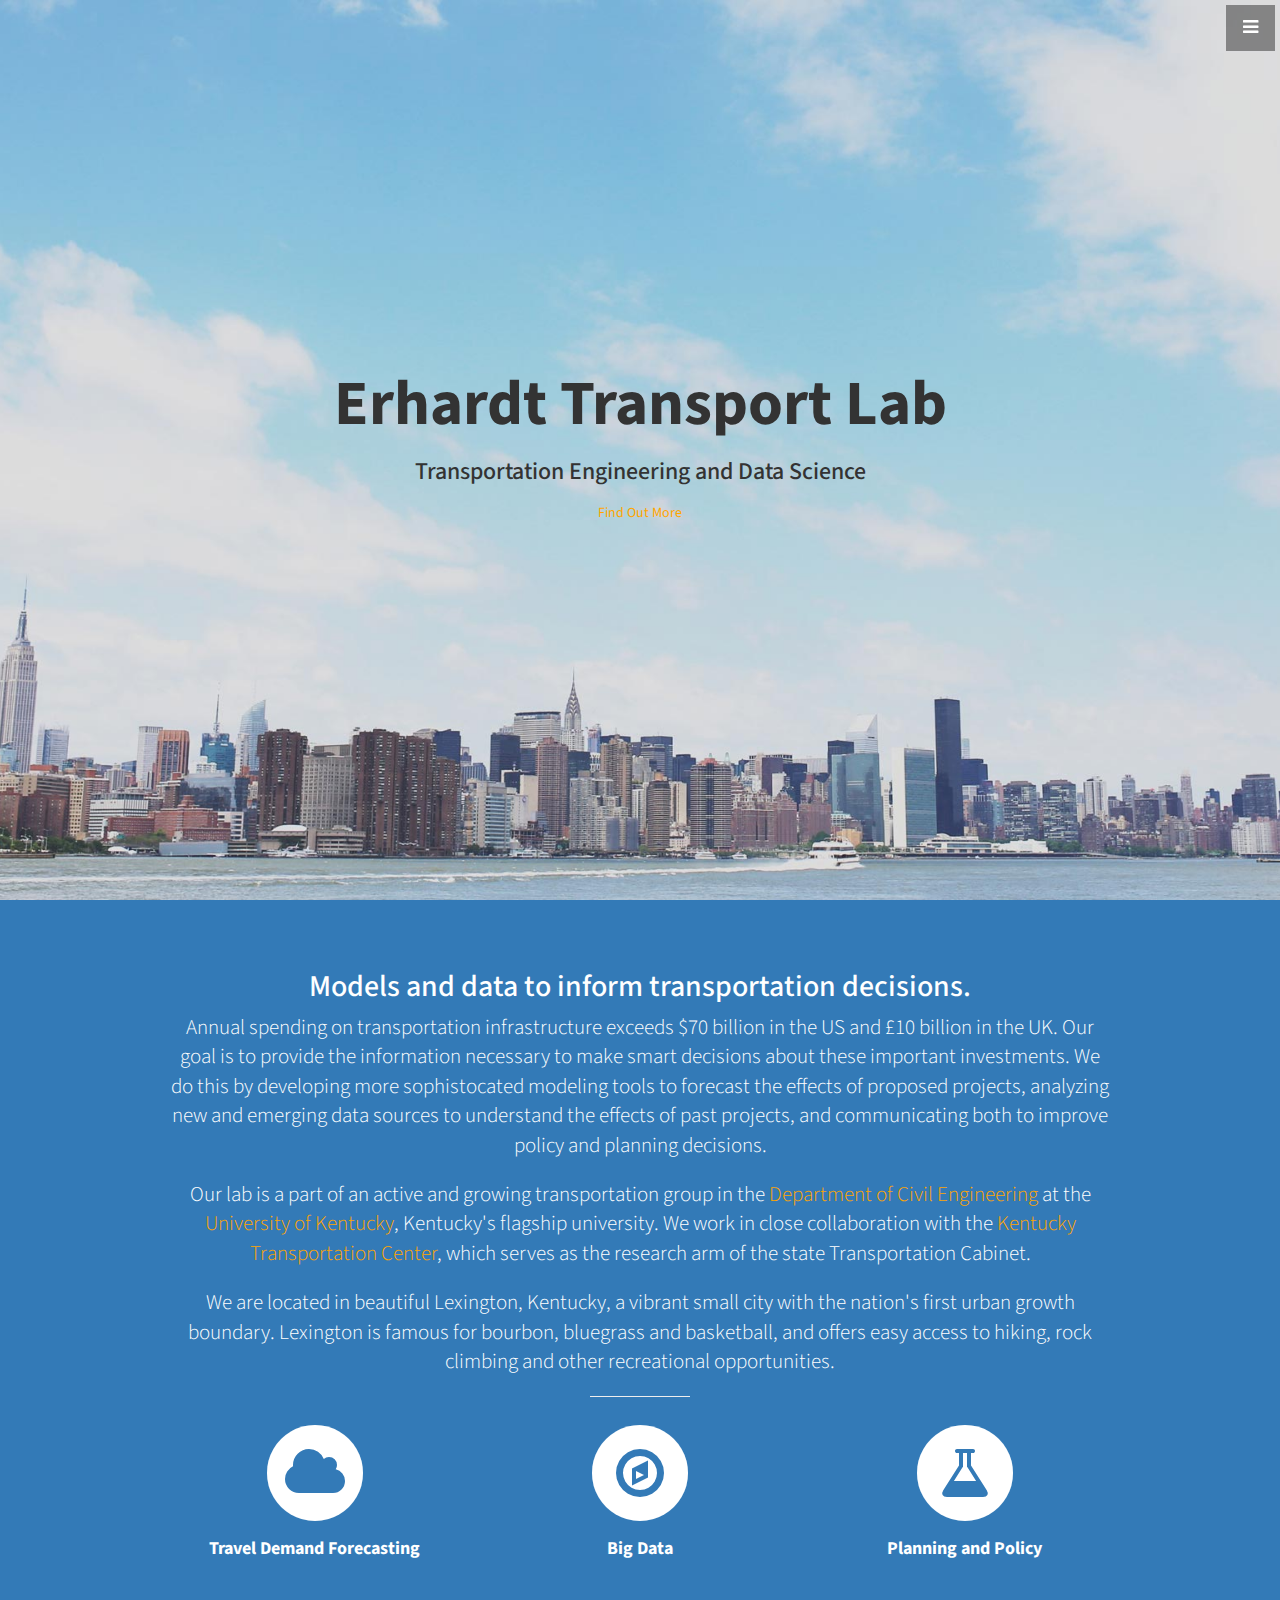
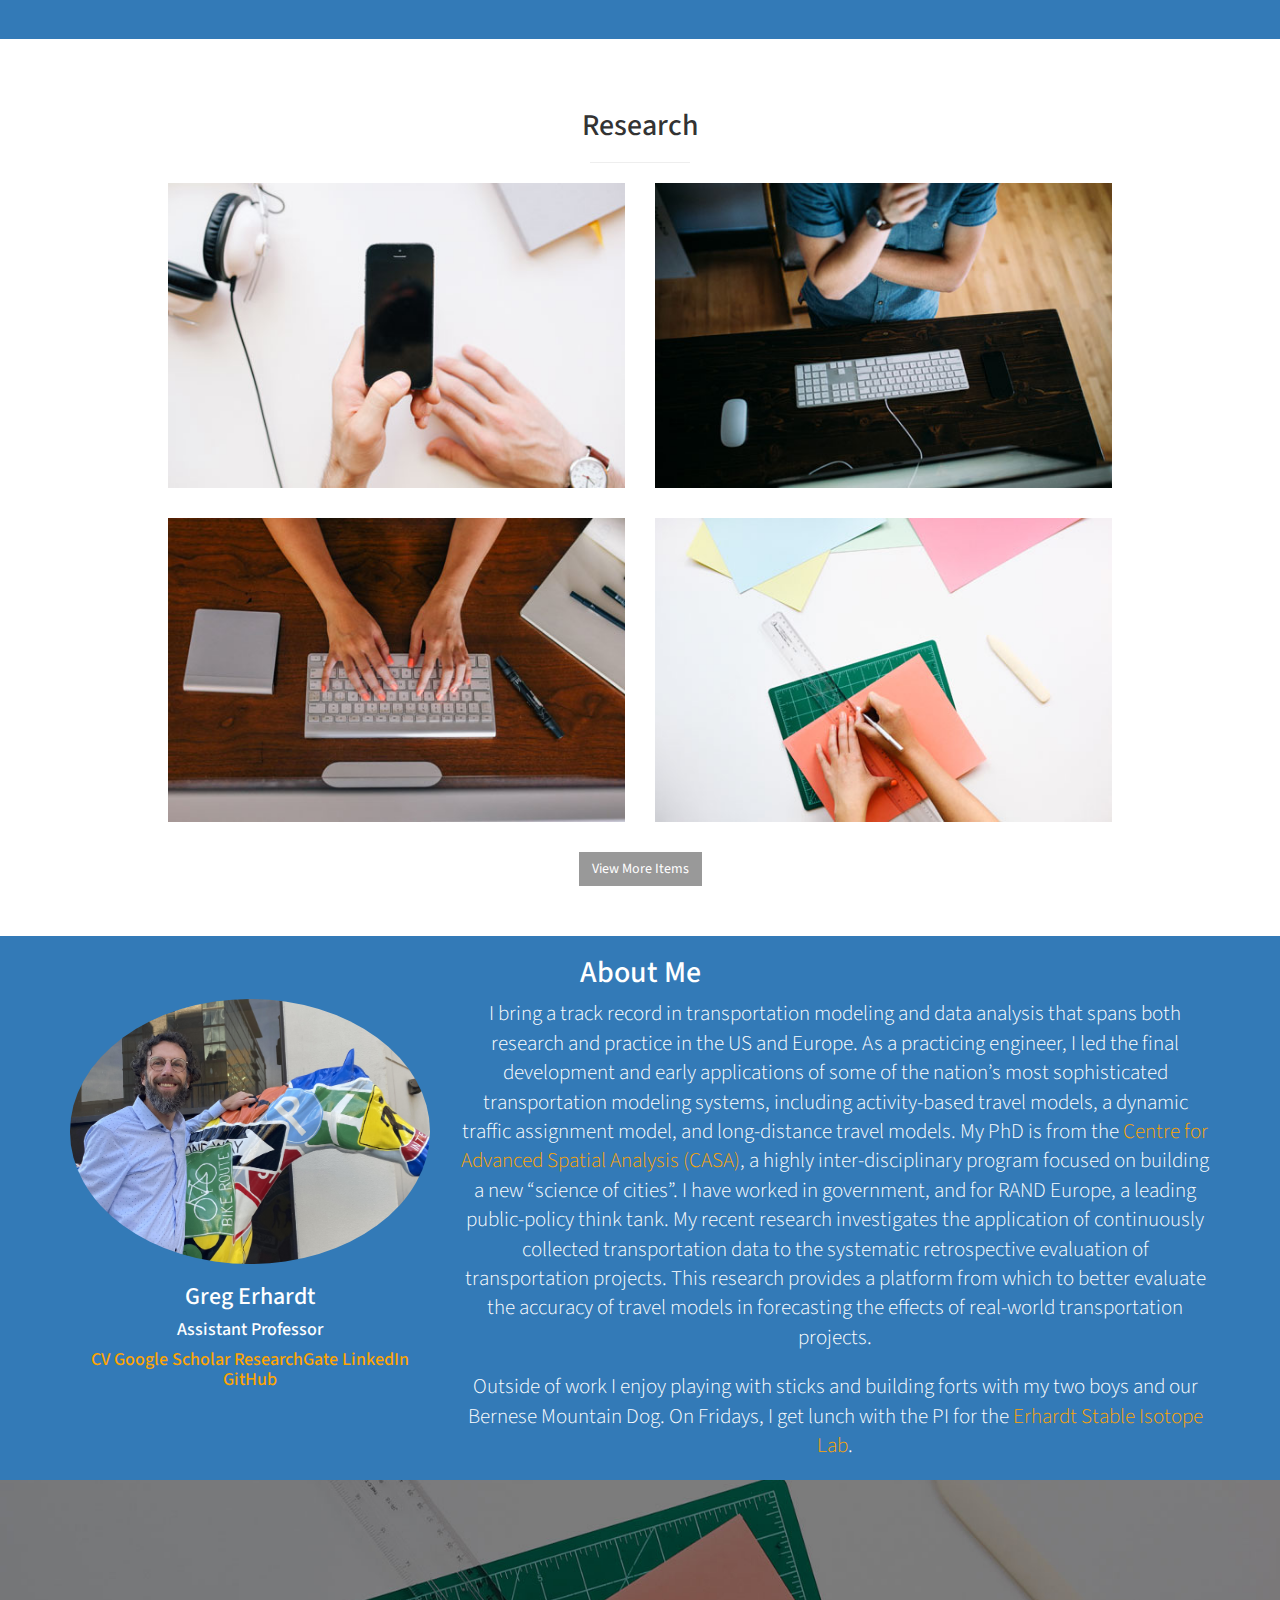
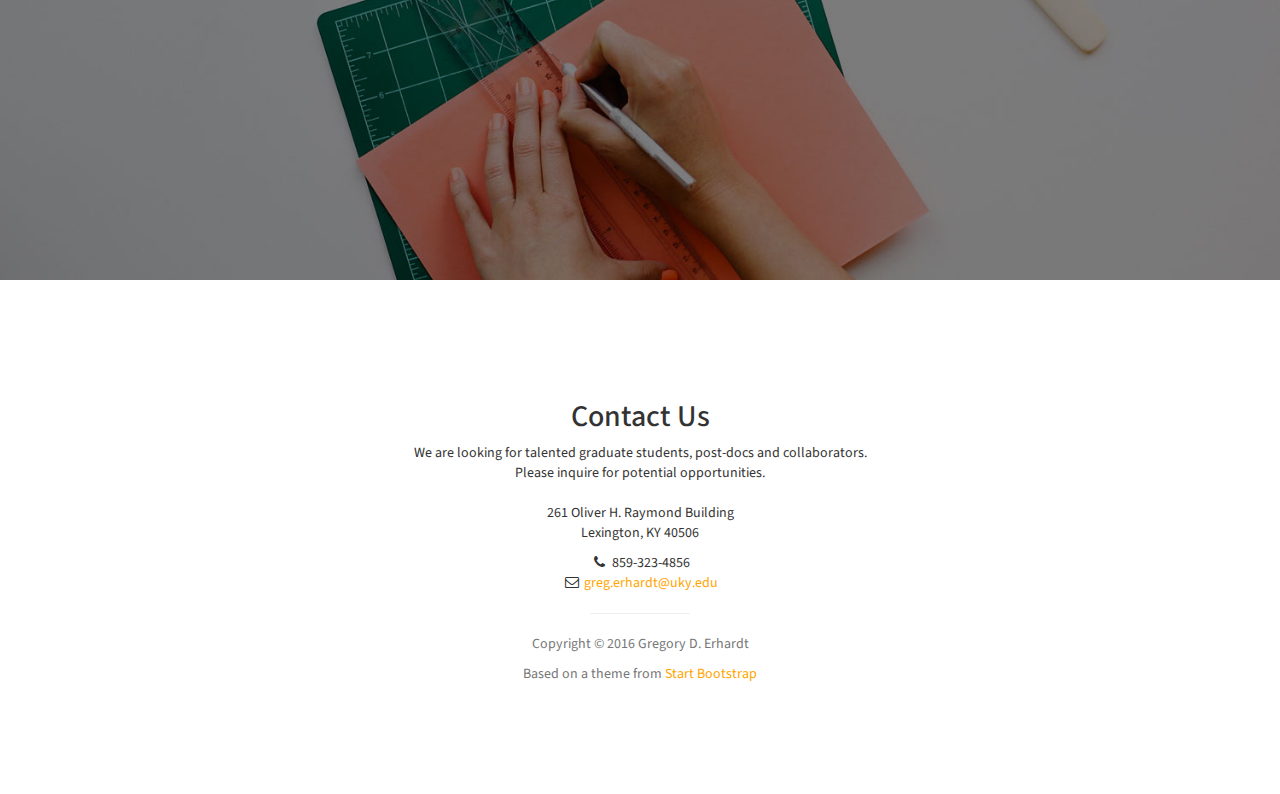
<file: index - Copy.html>
<!DOCTYPE html>
<html lang="en">

<head>

    <meta charset="utf-8">
    <meta http-equiv="X-UA-Compatible" content="IE=edge">
    <meta name="viewport" content="width=device-width, initial-scale=1">
    <meta name="description" content="">
    <meta name="author" content="">

    <title>Erhardt Transport Lab</title>

    <!-- Bootstrap Core CSS -->
    <link href="css/bootstrap.min.css" rel="stylesheet">

    <!-- Custom CSS -->
    <link href="css/stylish-portfolio.css" rel="stylesheet">
		
    <!-- Custom CSS -->
    <link href="css/greg.css" rel="stylesheet">
	
    <!-- Custom Fonts -->
    <link href="font-awesome/css/font-awesome.min.css" rel="stylesheet" type="text/css">
    <link href="https://fonts.googleapis.com/css?family=Source+Sans+Pro:300,400,700,300italic,400italic,700italic" rel="stylesheet" type="text/css">

    <!-- HTML5 Shim and Respond.js IE8 support of HTML5 elements and media queries -->
    <!-- WARNING: Respond.js doesn't work if you view the page via file:// -->
    <!--[if lt IE 9]>
        <script src="https://oss.maxcdn.com/libs/html5shiv/3.7.0/html5shiv.js"></script>
        <script src="https://oss.maxcdn.com/libs/respond.js/1.4.2/respond.min.js"></script>
    <![endif]-->

</head>

<body>

    <!-- Navigation -->
    <a id="menu-toggle" href="#" class="btn btn-dark btn-lg toggle"><i class="fa fa-bars"></i></a>
    <nav id="sidebar-wrapper">
        <ul class="sidebar-nav">
            <a id="menu-close" href="#" class="btn btn-light btn-lg pull-right toggle"><i class="fa fa-times"></i></a>
            <li class="sidebar-brand">
                <a href="#top" onclick=$("#menu-close").click();>Erhardt Transport Lab</a>
            </li>
            <li>
                <a href="#top" onclick=$("#menu-close").click();>Home</a>
            </li>
            <li>
                <a href="#about" onclick=$("#menu-close").click();>About</a>
            </li>
            <li>
                <a href="#research" onclick=$("#menu-close").click();>Research</a>
            </li>
            <li>
                <a href="#people" onclick=$("#menu-close").click();>People</a>
            </li>
            <li>
                <a href="#contact" onclick=$("#menu-close").click();>Contact</a>
            </li>
        </ul>
    </nav>

    <!-- Header -->
    <header id="top" class="header">
        <div class="text-vertical-center">
            <h1>Erhardt Transport Lab</h1>
            <h3>Transportation Engineering and Data Science</h3>
            <a href="#about" class="page-scroll btn btn-xl">Find Out More</a>
        </div>
    </header>

    <!-- About -->
    <!-- The circle icons use Font Awesome's stacked icon classes. For more information, visit http://fontawesome.io/examples/ -->
    <section id="about" class="services bg-primary">
        <div class="container">
            <div class="row text-center">
                <div class="col-lg-10 col-lg-offset-1">
                    <h2>Models and data to inform transportation decisions.</h2>
					
                    <p class="lead">Annual spending on transportation infrastructure exceeds $70 billion in the US and £10 billion in the UK.  Our goal is to provide the information necessary to make smart decisions about these important investments.  We do this by developing more sophistocated modeling tools to forecast the effects of proposed projects, analyzing new and emerging data sources to understand the effects of past projects, and communicating both to improve policy and planning decisions.</p>
					
					<p class="lead">Our lab is a part of an active and growing transportation group in the <a target="_blank" href="https://www.engr.uky.edu/ce/">Department of Civil Engineering</a> at the <a target="_blank" href="http://www.uky.edu/UKHome/">University of Kentucky</a>, Kentucky's flagship university.  We work in close collaboration with the <a target="_blank" href="http://www.ktc.uky.edu/">Kentucky Transportation Center</a>, which serves as the research arm of the state Transportation Cabinet.</p>
					
					<p class="lead">We are located in beautiful Lexington, Kentucky, a vibrant small city with the nation's first urban growth boundary.  Lexington is famous for bourbon, bluegrass and basketball, and offers easy access to hiking, rock climbing and other recreational opportunities.</p>
					
                    <hr class="small">
                    <div class="row">
                        <div class="col-md-4 col-sm-8">
                            <div class="service-item">
                                <span class="fa-stack fa-4x">
                                <i class="fa fa-circle fa-stack-2x"></i>
                                <i class="fa fa-cloud fa-stack-1x text-primary"></i>
                            </span>
                                <h4>
                                    <strong>Travel Demand Forecasting</strong>
                                </h4>
                            </div>
                        </div>
                        <div class="col-md-4 col-sm-8">
                            <div class="service-item">
                                <span class="fa-stack fa-4x">
                                <i class="fa fa-circle fa-stack-2x"></i>
                                <i class="fa fa-compass fa-stack-1x text-primary"></i>
                            </span>
                                <h4>
                                    <strong>Big Data</strong>
                                </h4>
                            </div>
                        </div>
                        <div class="col-md-4 col-sm-8">
                            <div class="service-item">
                                <span class="fa-stack fa-4x">
                                <i class="fa fa-circle fa-stack-2x"></i>
                                <i class="fa fa-flask fa-stack-1x text-primary"></i>
                            </span>
                                <h4>
                                    <strong>Planning and Policy</strong>
                                </h4>
                            </div>
                        </div>
                    </div>
                    <!-- /.row (nested) -->
                </div>
                <!-- /.col-lg-10 -->
            </div>
            <!-- /.row -->
        </div>
        <!-- /.container -->
    </section>

    <!-- Research -->
    <section id="research" class="portfolio">
        <div class="container">
            <div class="row">
                <div class="col-lg-10 col-lg-offset-1 text-center">
                    <h2>Research</h2>
                    <hr class="small">
                    <div class="row">
                        <div class="col-md-6">
                            <div class="portfolio-item">
                                <a href="#">
                                    <img class="img-portfolio img-responsive" src="img/portfolio-1.jpg">
                                </a>
                            </div>
                        </div>
                        <div class="col-md-6">
                            <div class="portfolio-item">
                                <a href="#">
                                    <img class="img-portfolio img-responsive" src="img/portfolio-2.jpg">
                                </a>
                            </div>
                        </div>
                        <div class="col-md-6">
                            <div class="portfolio-item">
                                <a href="#">
                                    <img class="img-portfolio img-responsive" src="img/portfolio-3.jpg">
                                </a>
                            </div>
                        </div>
                        <div class="col-md-6">
                            <div class="portfolio-item">
                                <a href="#">
                                    <img class="img-portfolio img-responsive" src="img/portfolio-4.jpg">
                                </a>
                            </div>
                        </div>
                    </div>
                    <!-- /.row (nested) -->
                    <a href="#" class="btn btn-dark">View More Items</a>
                </div>
                <!-- /.col-lg-10 -->
            </div>
            <!-- /.row -->
        </div>
        <!-- /.container -->
    </section>

	
    <!-- Team Section -->
    <section id="people" class="bg-primary">
        <div class="container">
            <div class="row">
                <div class="col-lg-12 text-center">
                    <h2 class="section-heading">About Me</h2>
                </div>
            </div>
            <div class="row">
                <div class="col-lg-4 col-sm-4 text-center">
                    <div class="team-member">
                        <img src="img/Greg.jpg" class="img-responsive img-circle" alt="">
                        <h3>Greg Erhardt</h3>
                        <h4>Assistant Professor<h4>
						<a href="pdf/Gregory D Erhardt CV-2016-09-26.pdf">CV</a>
						<a> </a>
						<a target="_blank" href="https://scholar.google.com/citations?user=B8CHHiEAAAAJ&hl=en&authuser=1&oi=ao">Google Scholar</a>
						<a> </a>
						<a target="_blank" href="https://www.researchgate.net/profile/Gregory_Erhardt"> ResearchGate </a>
						<a> </a>
						<a target="_blank" href="https://www.linkedin.com/in/greg-erhardt-377842"> LinkedIn </a>
						<a> </a>
						<a target="_blank" href="https://github.com/gregerhardt"> GitHub </a>
                    </div>
                </div>
                <div class="col-lg-8 text-center">
                    <p class="lead">I bring a track record in transportation modeling and data analysis that spans both research and practice in the US and Europe.  As a practicing engineer, I led the final development and early applications of some of the nation’s most sophisticated transportation modeling systems, including activity-based travel models, a dynamic traffic assignment model, and long-distance travel models.  My PhD is from the <a target="_blank" href="http://www.bartlett.ucl.ac.uk/casa"> Centre for Advanced Spatial Analysis (CASA)</a>, a highly inter-disciplinary program focused on building a new “science of cities”.  I have worked in government, and for RAND Europe, a leading public-policy think tank.  My recent research investigates the application of continuously collected transportation data to the systematic retrospective evaluation of transportation projects.  This research provides a platform from which to better evaluate the accuracy of travel models in forecasting the effects of real-world transportation projects.  </p>
					<p class="lead">Outside of work I enjoy playing with sticks and building forts with my two boys and our Bernese Mountain Dog.  On Fridays, I get lunch with the PI for the <a target="_blank" href="https://ees.as.uky.edu/users/aer226"> Erhardt Stable Isotope Lab</a>.</p>
                </div>
            </div>
        </div>
    </section>

	
    <!-- Callout -->
    <section id="contact" class="callout">

    </section>
	
    <!-- Footer -->
    <footer>
        <div class="container">
            <div class="row">
                <div class="col-lg-10 col-lg-offset-1 text-center">
                    <h2>Contact Us</h2>
                    <p>We are looking for talented graduate students, post-docs and collaborators.  
						<br>Please inquire for potential opportunities. 
						<br>
						<br>261 Oliver H. Raymond Building
                        <br>Lexington, KY 40506</p>
                    <ul class="list-unstyled">
                        <li><i class="fa fa-phone fa-fw"></i> 859-323-4856 </li>
                        <li><i class="fa fa-envelope-o fa-fw"></i> <a href="mailto:greg.erhardt@uky.edu">greg.erhardt@uky.edu</a>
                        </li>
                    </ul>
                    <hr class="small">
                    <p class="text-muted">Copyright &copy; 2016 Gregory D. Erhardt</p>
                    <p class="text-muted">Based on a theme from <a target="_blank" href="https://startbootstrap.com/template-overviews/stylish-portfolio/">Start Bootstrap</a></p>
                </div>
            </div>
        </div>
        <a id="to-top" href="#top" class="btn btn-dark btn-lg"><i class="fa fa-chevron-up fa-fw fa-1x"></i></a>
    </footer>

    <!-- jQuery -->
    <script src="js/jquery.js"></script>

    <!-- Bootstrap Core JavaScript -->
    <script src="js/bootstrap.min.js"></script>

    <!-- Custom Theme JavaScript -->
    <script>
    // Closes the sidebar menu
    $("#menu-close").click(function(e) {
        e.preventDefault();
        $("#sidebar-wrapper").toggleClass("active");
    });
    // Opens the sidebar menu
    $("#menu-toggle").click(function(e) {
        e.preventDefault();
        $("#sidebar-wrapper").toggleClass("active");
    });
    // Scrolls to the selected menu item on the page
    $(function() {
        $('a[href*=#]:not([href=#],[data-toggle],[data-target],[data-slide])').click(function() {
            if (location.pathname.replace(/^\//, '') == this.pathname.replace(/^\//, '') || location.hostname == this.hostname) {
                var target = $(this.hash);
                target = target.length ? target : $('[name=' + this.hash.slice(1) + ']');
                if (target.length) {
                    $('html,body').animate({
                        scrollTop: target.offset().top
                    }, 1000);
                    return false;
                }
            }
        });
    });
    //#to-top button appears after scrolling
    var fixed = false;
    $(document).scroll(function() {
        if ($(this).scrollTop() > 250) {
            if (!fixed) {
                fixed = true;
                // $('#to-top').css({position:'fixed', display:'block'});
                $('#to-top').show("slow", function() {
                    $('#to-top').css({
                        position: 'fixed',
                        display: 'block'
                    });
                });
            }
        } else {
            if (fixed) {
                fixed = false;
                $('#to-top').hide("slow", function() {
                    $('#to-top').css({
                        display: 'none'
                    });
                });
            }
        }
    });
    // Disable Google Maps scrolling
    // See http://stackoverflow.com/a/25904582/1607849
    // Disable scroll zooming and bind back the click event
    var onMapMouseleaveHandler = function(event) {
        var that = $(this);
        that.on('click', onMapClickHandler);
        that.off('mouseleave', onMapMouseleaveHandler);
        that.find('iframe').css("pointer-events", "none");
    }
    var onMapClickHandler = function(event) {
            var that = $(this);
            // Disable the click handler until the user leaves the map area
            that.off('click', onMapClickHandler);
            // Enable scrolling zoom
            that.find('iframe').css("pointer-events", "auto");
            // Handle the mouse leave event
            that.on('mouseleave', onMapMouseleaveHandler);
        }
        // Enable map zooming with mouse scroll when the user clicks the map
    $('.map').on('click', onMapClickHandler);
    </script>

</body>

</html>
</file>
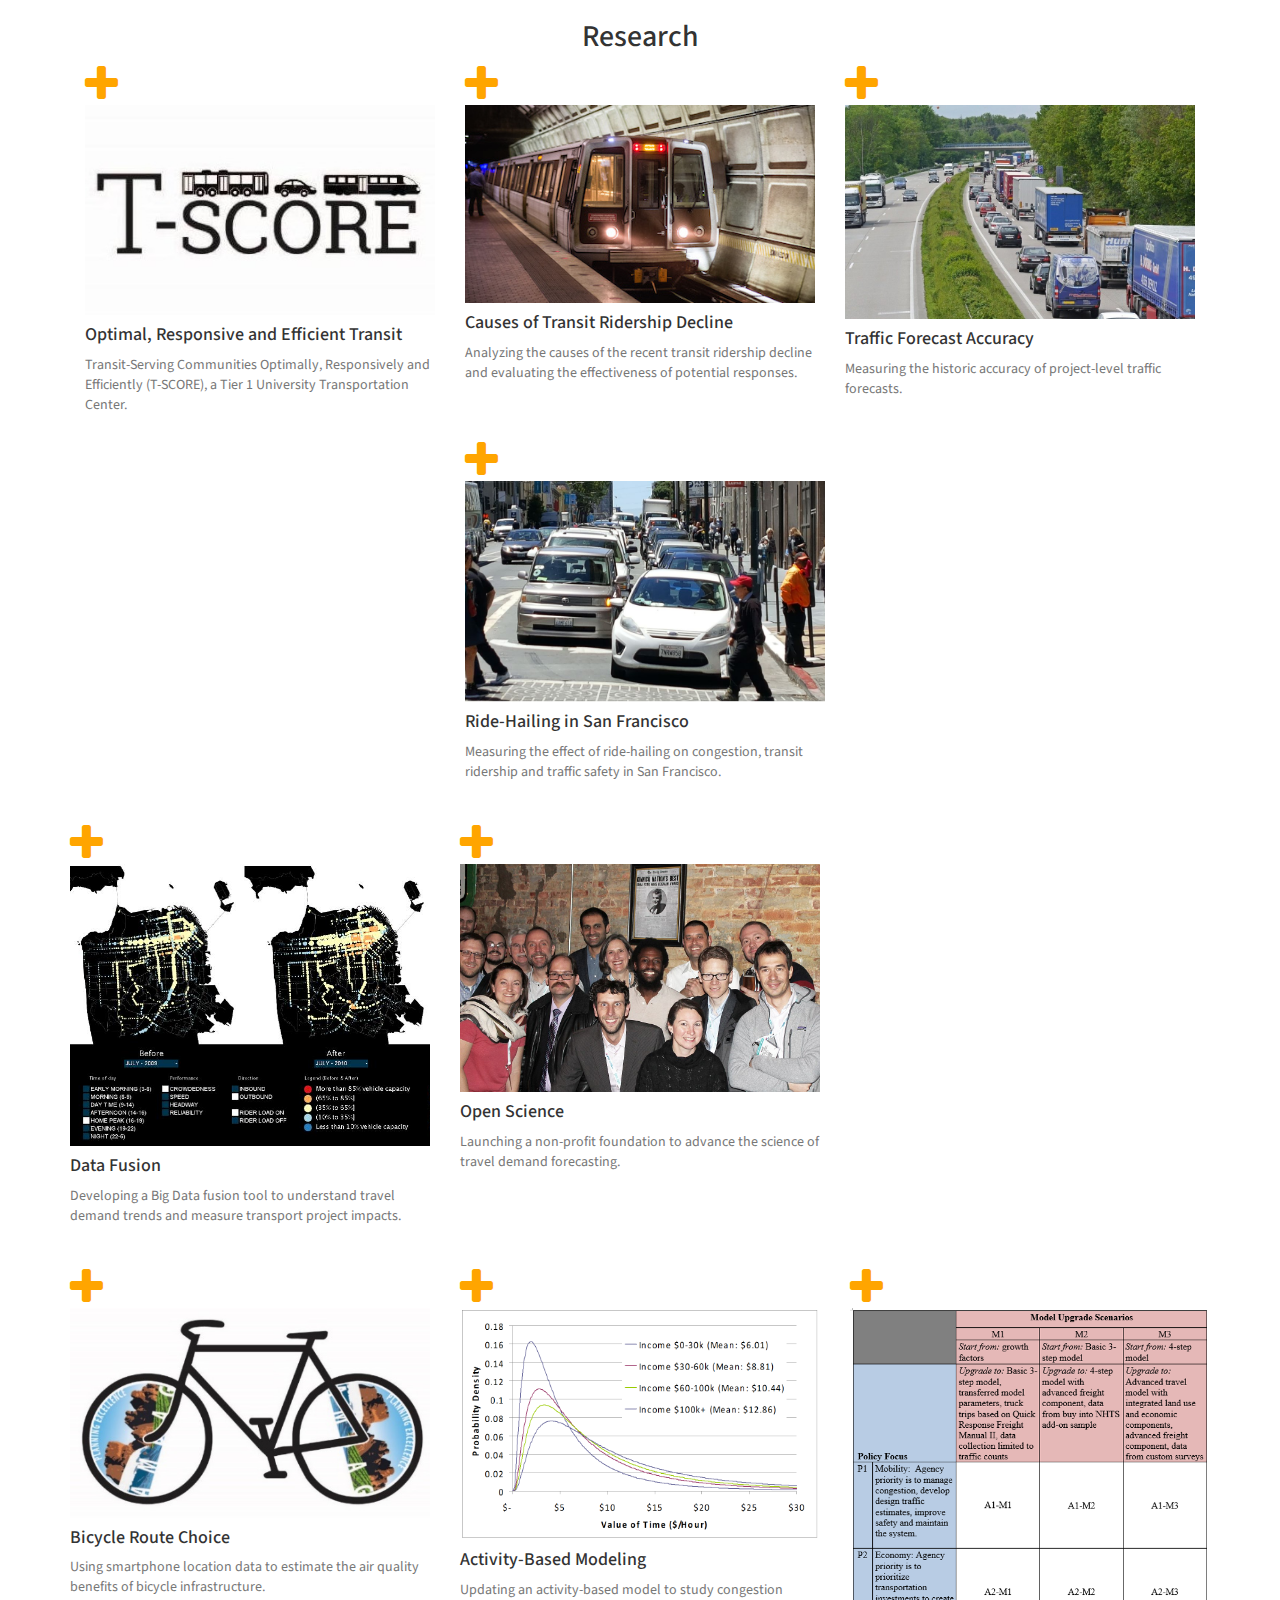
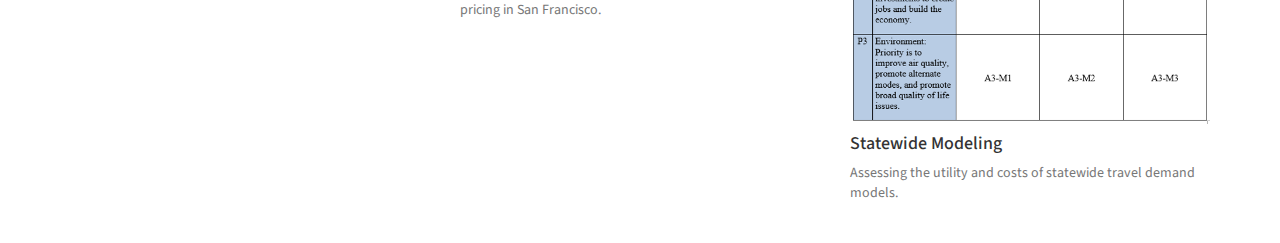
<file: projects.html>
<!DOCTYPE html>
<html lang="en">

<head>

    <meta charset="utf-8">
    <meta http-equiv="X-UA-Compatible" content="IE=edge">
    <meta name="viewport" content="width=device-width, initial-scale=1">
    <meta name="description" content="">
    <meta name="author" content="">

    <title>Transport Lab</title>

    <!-- Bootstrap Core CSS -->
    <link href="css/bootstrap.min.css" rel="stylesheet">

    <!-- Custom CSS -->
    <link href="css/stylish-portfolio.css" rel="stylesheet">
		
    <!-- Custom CSS -->
    <link href="css/greg.css" rel="stylesheet">
	
    <!-- Custom Fonts -->
    <link href="font-awesome/css/font-awesome.min.css" rel="stylesheet" type="text/css">
    <link href="https://fonts.googleapis.com/css?family=Source+Sans+Pro:300,400,700,300italic,400italic,700italic" rel="stylesheet" type="text/css">

    <!-- HTML5 Shim and Respond.js IE8 support of HTML5 elements and media queries -->
    <!-- WARNING: Respond.js doesn't work if you view the page via file:// -->
    <!--[if lt IE 9]>
        <script src="https://oss.maxcdn.com/libs/html5shiv/3.7.0/html5shiv.js"></script>
        <script src="https://oss.maxcdn.com/libs/respond.js/1.4.2/respond.min.js"></script>
    <![endif]-->

</head>

<body>
                
    <!-- Research Grid Section -->
    <section id="research" class="bg-light-gray">
        <div class="container">
		
			<!-- Row 1 -->
            <div class="row">
                <div class="col-lg-12 text-center">
                    <h2 class="section-heading">Research</h2>
                </div>
            </div>            
			
				<!-- Project 7 -->
                <div class="col-md-4 col-sm-6 portfolio-item">
                    <a href="#portfolioModal7" class="portfolio-link" data-toggle="modal">
                        <div class="portfolio-hover">
                            <div class="portfolio-hover-content">
                                <i class="fa fa-plus fa-3x"></i>
                            </div>
                        </div>
                        <img src="img/projects/t-score.jpg" class="img-responsive" alt="">
                    </a>
                    <div class="portfolio-caption">
                        <h4>Optimal, Responsive and Efficient Transit</h4>
                        <p class="text-muted">Transit-Serving Communities Optimally, Responsively and Efficiently (T-SCORE), a Tier 1 University Transportation Center.</p>
                    </div>
                </div>
				
				<!-- Project 8 -->
                <div class="col-md-4 col-sm-6 portfolio-item">
                    <a href="#portfolioModal8" class="portfolio-link" data-toggle="modal">
                        <div class="portfolio-hover">
                            <div class="portfolio-hover-content">
                                <i class="fa fa-plus fa-3x"></i>
                            </div>
                        </div>
                        <img src="img/projects/metro.jpg" class="img-responsive" alt="">
                    </a>
                    <div class="portfolio-caption">
                        <h4>Causes of Transit Ridership Decline</h4>
                        <p class="text-muted">Analyzing the causes of the recent transit ridership decline and evaluating the effectiveness of potential responses.</p>
                    </div>
                </div>
				
				<!-- Project 9 -->
                <div class="col-md-4 col-sm-6 portfolio-item">
                    <a href="#portfolioModal9" class="portfolio-link" data-toggle="modal">
                        <div class="portfolio-hover">
                            <div class="portfolio-hover-content">
                                <i class="fa fa-plus fa-3x"></i>
                            </div>
                        </div>
                        <img src="img/projects/traffic-forecast.jpg" class="img-responsive" alt="">
                    </a>
                    <div class="portfolio-caption">
                        <h4>Traffic Forecast Accuracy</h4>
                        <p class="text-muted">Measuring the historic accuracy of project-level traffic forecasts.</p>
                    </div>
                </div>         
				
			<!-- Row 2 -->
            <div class="row">
			
				<!-- Project 10 -->
                <div class="col-md-4 col-sm-6 portfolio-item">
                    <a href="#portfolioModal10" class="portfolio-link" data-toggle="modal">
                        <div class="portfolio-hover">
                            <div class="portfolio-hover-content">
                                <i class="fa fa-plus fa-3x"></i>
                            </div>
                        </div>
                        <img src="img/projects/ride-hail.jpg" class="img-responsive" alt="">
                    </a>
                    <div class="portfolio-caption">
                        <h4>Ride-Hailing in San Francisco</h4>
                        <p class="text-muted">Measuring the effect of ride-hailing on congestion, transit ridership and traffic safety in San Francisco.</p>
                    </div>
                </div>
				
				<!-- Project 1 -->
                <div class="col-md-4 col-sm-6 portfolio-item">
                    <a href="#portfolioModal1" class="portfolio-link" data-toggle="modal">
                        <div class="portfolio-hover">
                            <div class="portfolio-hover-content">
                                <i class="fa fa-plus fa-3x"></i>
                            </div>
                        </div>
                        <img src="img/projects/sf-data-fusion.jpg" class="img-responsive" alt="">
                    </a>
                    <div class="portfolio-caption">
                        <h4>Data Fusion</h4>
                        <p class="text-muted">Developing a Big Data fusion tool to understand travel demand trends and measure transport project impacts.</p>
                    </div>
                </div>
								
				<!-- Project 5 -->
                <div class="col-md-4 col-sm-6 portfolio-item">
                    <a href="#portfolioModal5" class="portfolio-link" data-toggle="modal">
                        <div class="portfolio-hover">
                            <div class="portfolio-hover-content">
                                <i class="fa fa-plus fa-3x"></i>
                            </div>
                        </div>
                        <img src="img/projects/zephyr3.jpg" class="img-responsive" alt="">
                    </a>
                    <div class="portfolio-caption">
                        <h4>Open Science</h4>
                        <p class="text-muted">Launching a non-profit foundation to advance the science of travel demand forecasting.</p>
                    </div>
                </div>              
            </div>
						
			<!-- Row 3 -->
            <div class="row">
			
				<!-- Project 2 -->
                <div class="col-md-4 col-sm-6 portfolio-item">
                    <a href="#portfolioModal2" class="portfolio-link" data-toggle="modal">
                        <div class="portfolio-hover">
                            <div class="portfolio-hover-content">
                                <i class="fa fa-plus fa-3x"></i>
                            </div>
                        </div>
                        <img src="img/projects/ambag-bike.png" class="img-responsive" alt="">
                    </a>
                    <div class="portfolio-caption">
                        <h4>Bicycle Route Choice</h4>
                        <p class="text-muted">Using smartphone location data to estimate the air quality benefits of bicycle infrastructure.</p>
                    </div>
                </div>
				
				<!-- Project 3 -->
                <div class="col-md-4 col-sm-6 portfolio-item">
                    <a href="#portfolioModal3" class="portfolio-link" data-toggle="modal">
                        <div class="portfolio-hover">
                            <div class="portfolio-hover-content">
                                <i class="fa fa-plus fa-3x"></i>
                            </div>
                        </div>
                        <img src="img/projects/sf-vot-dist.png" class="img-responsive" alt="">
                    </a>
                    <div class="portfolio-caption">
                        <h4>Activity-Based Modeling</h4>
                        <p class="text-muted">Updating an activity-based model to study congestion pricing in San Francisco.</p>
                    </div>
                </div>
								
				<!-- Project 4 -->
                <div class="col-md-4 col-sm-6 portfolio-item">
                    <a href="#portfolioModal4" class="portfolio-link" data-toggle="modal">
                        <div class="portfolio-hover">
                            <div class="portfolio-hover-content">
                                <i class="fa fa-plus fa-3x"></i>
                            </div>
                        </div>
                        <img src="img/projects/nchrp-statewide.png" class="img-responsive" alt="">
                    </a>
                    <div class="portfolio-caption">
                        <h4>Statewide Modeling</h4>
                        <p class="text-muted">Assessing the utility and costs of statewide travel demand models.</p>
                    </div>
                </div>              
            </div>
			
        </div>
    </section>



    <!-- Portfolio Modals -->
    <!-- Use the modals below to showcase details about your portfolio projects! -->

    <!-- Portfolio Modal 1 -->
    <div class="portfolio-modal modal fade" id="portfolioModal1" tabindex="-1" role="dialog" aria-hidden="true">
        <div class="modal-dialog">
            <div class="modal-content">
                <div class="close-modal" data-dismiss="modal">
                    <div class="lr">
                        <div class="rl">
                        </div>
                    </div>
                </div>
                <div class="container">
                    <div class="row">
                        <div class="col-lg-8 col-lg-offset-2">
                            <div class="modal-body">
                                <!-- Project Details Go Here -->
                                <h2>Data Fusion</h2>
                                <p class="item-intro text-muted">Developing a Big Data fusion tool to understand travel demand trends and measure transport project impacts.</p>
                                <img class="img-responsive img-centered" src="img/projects/sf-data-fusion.jpg" alt="">
								
                                <p>This research, initially funded by the San Francisco County Transportation Authority, aimed to develop software tools to support the fusion and analysis of large, passively collected data sources for the purpose of measuring and monitoring transit system performance.  This study used San Francisco as a case study, taking advantage of the automated vehicle location (AVL) and automated passenger count (APC) data available on the city transit system.  These data are expanded General Transit Feed Specification (GTFS) data, which were used as a measure of the full set of scheduled transit service.  Reporting and visualization tools were developed to explore transit performance changes over time.
								</p>
								
								<p>Subsequent research funded by University College London, built upon these tools to incorporate longitudinal data on changes in highway conditions and in the drivers of transportation demand, such as households, employment and fuel price.  The highway data component uses GPS traces from a fleet of 500 taxis to impute roadway speeds on streets in San Francisco.  The resulting data visualizations quickly highlight the choke points in the network and are used to monitor the changes that occur through time. 
								</p>								
								
								<p>The combined system was applied to quantify the factors contributing to the divergent ridership trends on BART rapid transit versus MUNI bus in recent years.  It suggests that emerging shared mobility and active transport modes, combined with demographic changes may serve as a greater drag on bus ridership than on rail.
								</p>    
                                <button type="button" class="btn btn-primary" data-dismiss="modal"><i class="fa fa-times"></i> Close Project</button>
                            </div>
                        </div>
                    </div>
                </div>
            </div>
        </div>
    </div>

    <!-- Portfolio Modal 2 -->
    <div class="portfolio-modal modal fade" id="portfolioModal2" tabindex="-1" role="dialog" aria-hidden="true">
        <div class="modal-dialog">
            <div class="modal-content">
                <div class="close-modal" data-dismiss="modal">
                    <div class="lr">
                        <div class="rl">
                        </div>
                    </div>
                </div>
                <div class="container">
                    <div class="row">
                        <div class="col-lg-8 col-lg-offset-2">
                            <div class="modal-body">
                                <h2>Bicycle Route Choice</h2>
                                <p class="item-intro text-muted">Using smartphone location data to estimate the air quality benefits of bicycle infrastructure.</p>
                                <img class="img-responsive img-centered" src="img/projects/ambag-bike.png" alt="">
                                <p>The Association for Monterey Bay Area Governments (AMBAG) sought to develop a model to estimate the emissions reduction benefits of building new bicycle facilities.  The model needed to be implemented as a stand-alone tool that could be freely distributed to its member agencies.  This challenge was met by developing a model that combined bicycle route choice with an incremental logit bicycle mode choice model and an emissions calculator.  GPS traces from bicycle users, collected via the CycleTracks app, were used to estimate the route choice preferences for different types of bicycle facilities.  The California Household Travel Survey was used to estimate a scaling coefficient on the bicycle utility for use in mode choice.  The stand-alone model was implemented in an Adobe ActionScript graphical user interface.</p>
                                <button type="button" class="btn btn-primary" data-dismiss="modal"><i class="fa fa-times"></i> Close Project</button>
                            </div>
                        </div>
                    </div>
                </div>
            </div>
        </div>
    </div>

    <!-- Portfolio Modal 3 -->
    <div class="portfolio-modal modal fade" id="portfolioModal3" tabindex="-1" role="dialog" aria-hidden="true">
        <div class="modal-dialog">
            <div class="modal-content">
                <div class="close-modal" data-dismiss="modal">
                    <div class="lr">
                        <div class="rl">
                        </div>
                    </div>
                </div>
                <div class="container">
                    <div class="row">
                        <div class="col-lg-8 col-lg-offset-2">
                            <div class="modal-body">
                                <!-- Project Details Go Here -->
                                <h2>Activity-Based Modeling</h2>
                                <p class="item-intro text-muted">Updating an activity-based model to study congestion pricing in San Francisco.</p>
                                <img class="img-responsive img-centered" src="img/projects/sf-vot-dist.png" alt="">
                                <p>The San Francisco County Transportation Authoirty (SFCTA) sought to use its existing activity-based travel model, SF-CHAMP, to study the impact of area and cordon pricing policies in downtown San Francisco.  To accomplish this, a set of model improvement were undertaken to improve the models treatment of pricing.  These including expanding the geographical bounds of SF-CHAMP to cover the 9-county Bay Area, estimating new time-of-day models that are properly responsive to peak period pricing,  and leveraging the microsimulation nature of the models to draw values of time from a continuous distribution rather than using averages.  This value-of-time improvement was the first of its kind in an activity-based model and allowed the model reflect the full diversity of the sample population with respect to their willingness to pay tolls.</p>
                                <button type="button" class="btn btn-primary" data-dismiss="modal"><i class="fa fa-times"></i> Close Project</button>
                            </div>
                        </div>
                    </div>
                </div>
            </div>
        </div>
    </div>

    <!-- Portfolio Modal 4 -->
    <div class="portfolio-modal modal fade" id="portfolioModal4" tabindex="-1" role="dialog" aria-hidden="true">
        <div class="modal-dialog">
            <div class="modal-content">
                <div class="close-modal" data-dismiss="modal">
                    <div class="lr">
                        <div class="rl">
                        </div>
                    </div>
                </div>
                <div class="container">
                    <div class="row">
                        <div class="col-lg-8 col-lg-offset-2">
                            <div class="modal-body">
                                <!-- Project Details Go Here -->
                                <h2>Statewide Modeling</h2>
                                <p class="item-intro text-muted">Assessing the utility and costs of statewide travel demand models.</p>
                                <img class="img-responsive img-centered" src="img/projects/nchrp-statewide.png" alt="">
                                <p>This research aims to assess the expected cost and utility that can be expected to accrue from developing or upgrading a statewide travel demand model.  
								</p>
								
								<p>The core audience for this report is technical or planning staff at state transportation agencies who must make a recommendation on whether and how to engage in statewide modeling at their agency.  To make a recommendation, those individuals need to specify a budget request both in terms of external costs (consultants and materials) and in terms of staff time.  They also need to be able to, at a minimum, articulate, and preferably quantify, the value they expect to achieve by pursuing the proposed approach.  
								</p>
								
								<p>This ongoing research will quantify the costs of statewide models, and both identify and quantify the benefits of statewide models in a range of situations.  It will accomplish this using a novel approach that combines data on the revealed outcomes of existing statewide models, with the collective professional judgment of statewide modelers.  This will be done by offering statewide modelers a scenario-based survey in which they are asked to estimate the costs of a potential modeling project, as well as the utility of the model for different types of applications.  The project involves extensive outreach to all 50 state DOTs to administer the survey as a telephone-based interview.  
								</p>
								
								<p>This is the only study we are aware of to provide a rigorous measure of the utility of different types of models for different applications, and provides a template from which to start the utility assessment for forecasts.  
								</p>
								
                                <button type="button" class="btn btn-primary" data-dismiss="modal"><i class="fa fa-times"></i> Close Project</button>
                            </div>
                        </div>
                    </div>
                </div>
            </div>
        </div>
    </div>

    <!-- Portfolio Modal 5 -->
    <div class="portfolio-modal modal fade" id="portfolioModal5" tabindex="-1" role="dialog" aria-hidden="true">
        <div class="modal-dialog">
            <div class="modal-content">
                <div class="close-modal" data-dismiss="modal">
                    <div class="lr">
                        <div class="rl">
                        </div>
                    </div>
                </div>
                <div class="container">
                    <div class="row">
                        <div class="col-lg-8 col-lg-offset-2">
                            <div class="modal-body">
                                <!-- Project Details Go Here -->
                                <h2>Zephyr Foundation</h2>
                                <p class="item-intro text-muted">Launching a non-profit foundation for improving travel analysis methods.</p>
                                <img class="img-responsive img-centered" src="img/projects/zephyr.png" alt="">
                                <p>The Zephyr Foundation’s mission is to advance rigorous transportation and land use decision-making for the public good by advocating for, facilitating, and supporting improved travel analysis and forecasting methods.  It was born from a series of workshops aimed at finding ways to make travel modeling and travel forecasting more scientifically rigorous.  By scientifically rigorous, we mean that it is transferrable, transparent and subject to empirical testing of what works.  The goal is systematic improvement, avoiding a random walk between a variety of novel methods, without the evaluation necessary to choose the most promising.  
								</p>
								
								<p>Greg Erhardt is one of a small group of instigators who have been working to advance this effort.  It is taking the form of a not-for-profit foundation as a vehicle for pushing the industry forward.  This structure provides a home for the effort independent of individual commercial interests, and allows for a greater degree of flexibility than government agencies can achieve.</p>
                                <button type="button" class="btn btn-primary" data-dismiss="modal"><i class="fa fa-times"></i> Close Project</button>
                            </div>
                        </div>
                    </div>
                </div>
            </div>
        </div>
    </div>

    <!-- Portfolio Modal 6 -->
    <div class="portfolio-modal modal fade" id="portfolioModal6" tabindex="-1" role="dialog" aria-hidden="true">
        <div class="modal-dialog">
            <div class="modal-content">
                <div class="close-modal" data-dismiss="modal">
                    <div class="lr">
                        <div class="rl">
                        </div>
                    </div>
                </div>
                <div class="container">
                    <div class="row">
                        <div class="col-lg-8 col-lg-offset-2">
                            <div class="modal-body">
                                <!-- Project Details Go Here -->
                                <h2>Transit Smart Card Data</h2>
                                <p class="item-intro text-muted">Evaluating transit smart card data with privacy restrictions and limited penetration rates.</p>
                                <img class="img-responsive img-centered" src="img/projects/clipper-card.jpg" alt="">
                                <p>This research analyzes data from the Clipper Card system in the San Francisco Bay Area, and provides evidence for other agencies seeking to understand the value and limitations of their own data.  It considers how the data can be both useful to the transportation planning process, while a the same time respectful of the privacy of the users. The evaluation goes on to compare this new data set to onboard transit survey data for the same transit systems.  It finds that the smart card data under-represent minority and low-income travelers, relative to the onboard surveys, potentially creating equity issues if the data are used in planning without accounting for these biases.  Broadly, this is an exploration of how to take advantage of both Big Data sources and more traditional transportation surveys.
								</p>
                                <button type="button" class="btn btn-primary" data-dismiss="modal"><i class="fa fa-times"></i> Close Project</button>
                            </div>
                        </div>
                    </div>
                </div>
            </div>
        </div>
    </div>

    <!-- Portfolio Modal 7 -->
    <div class="portfolio-modal modal fade" id="portfolioModal7" tabindex="-1" role="dialog" aria-hidden="true">
        <div class="modal-dialog">
            <div class="modal-content">
                <div class="close-modal" data-dismiss="modal">
                    <div class="lr">
                        <div class="rl">
                        </div>
                    </div>
                </div>
                <div class="container">
                    <div class="row">
                        <div class="col-lg-8 col-lg-offset-2">
                            <div class="modal-body">
                                <!-- Project Details Go Here -->
                                <h2>Optimal, Responsive and Efficient Transit</h2>
                                <p class="item-intro text-muted">Transit-Serving Communities Optimally, Responsively and Efficiently (T-SCORE), a Tier 1 University Transportation Center.</p>
                                <img class="img-responsive img-centered" src="img/projects/t-score.jpg" alt="">
								
                                <p>The T-SCORE Center aims to define a set strategic visions that will guide public transportation into a sustainable and resilient future, and to equip local planners with the tools needed to translate their chosen vision into their own community. Those strategic visions might include a focus on serving those riders who need transit the most, consolidation into high-volume capacity-constrained corridors, integrated on-demand multi-modal transit, or multi-modal pricing and incentive strategies. The visions must necessarily include a COVID-19 recovery strategy.
								</p>
								
								<p>A core component of this research is the Multi-Modal Optimization and Simulation Track, which builds upon our previous NSF-funded research to optimize the allocation of fixed-route and on-demand transit vehicles.  We are integrating this optimization with a multi-agent simulation (MATSim) that considers competition from ride-hailing, which we found to be a key contributor to declining transit ridership.  MATSim provides a dynamic traffic simulation that works for large regions, and allows agents to choose their route, time-of-day and mode within the framework. However, it requires daily activity patterns as input, which we are reading from ActivitySim.  This combined framework will provide transit agencies with a starting point corresponding to each strategic direction, enabling them to be nimbler in adapting to changing conditions.  We are developing a prototype for San Francisco and Salt Lake City, with the expectation that it can be deployed more broadly in the future. 
								</p>								
								
								<p>The T-SCORE Center is a USDOT-funded University Transportation Center involving a partnership between Georgia Tech, University of Kentucky, University of Tennessee and Brigham Young University.  Workforce development through enhanced educational activities, stakeholder engagement, and technology transfer are key elements of T-SCORE at all stages of its work.
								</p>    
                                <button type="button" class="btn btn-primary" data-dismiss="modal"><i class="fa fa-times"></i> Close Project</button>
                            </div>
                        </div>
                    </div>
                </div>
            </div>
        </div>
    </div>

    <!-- Portfolio Modal 8 -->
    <div class="portfolio-modal modal fade" id="portfolioModal8" tabindex="-1" role="dialog" aria-hidden="true">
        <div class="modal-dialog">
            <div class="modal-content">
                <div class="close-modal" data-dismiss="modal">
                    <div class="lr">
                        <div class="rl">
                        </div>
                    </div>
                </div>
                <div class="container">
                    <div class="row">
                        <div class="col-lg-8 col-lg-offset-2">
                            <div class="modal-body">
                                <!-- Project Details Go Here -->
                                <h2>Causes of Transit Ridership Decline</h2>
                                <p class="item-intro text-muted">Analyzing the causes of the recent transit ridership decline and evaluating the effectiveness of potential responses.</p>
                                <img class="img-responsive img-centered" src="img/projects/metro.jpg" alt="">
								
                                <p>In 2019, transit ridership in the United States declined for the fifth consecutive year. Buses were the most affected with the lowest ridership levels since the 1970’s. Even rail declined the last few years following an upward trend since 2009. As ridership declines, agencies lose fare revenue and often reduce service to meet budgets, resulting in further ridership losses.
								</p>
								
								<p>The recent decline in transit ridership is particularly worrisome because traditional factors of ridership do not seem to be involved. Although US transit agencies experienced drastic service cuts following the recession, overall vehicle revenue miles rebounded to their 2010-level by 2015 and have kept growing ever since. Meanwhile, urban population and employment rates, which are both typically associated with high ridership have risen substantially in the same period.
								</p>								
								
								<p>Transit Cooperative Research Program (TCRP) A-43: Recent Decline in Public Transportation Ridership: Analysis, Causes, Responses has been the most comprehensive effort to understand transit ridership change. The project employs a two-phase research approach that considers changes at the system, route and stop level, then runs simulation models to test the effectiveness of potential responses. 
								</p>    
                                <button type="button" class="btn btn-primary" data-dismiss="modal"><i class="fa fa-times"></i> Close Project</button>
                            </div>
                        </div>
                    </div>
                </div>
            </div>
        </div>
    </div>

    <!-- Portfolio Modal 9 -->
    <div class="portfolio-modal modal fade" id="portfolioModal9" tabindex="-1" role="dialog" aria-hidden="true">
        <div class="modal-dialog">
            <div class="modal-content">
                <div class="close-modal" data-dismiss="modal">
                    <div class="lr">
                        <div class="rl">
                        </div>
                    </div>
                </div>
                <div class="container">
                    <div class="row">
                        <div class="col-lg-8 col-lg-offset-2">
                            <div class="modal-body">
                                <!-- Project Details Go Here -->
                                <h2>Traffic Forecast Accuracy</h2>
                                <p class="item-intro text-muted">Measuring the historic accuracy of project-level traffic forecasts.</p>
                                <img class="img-responsive img-centered" src="img/projects/traffic-forecast.jpg" alt="">
								
                                <p>The evidence on forecast accuracy remains limited, with only a small set of empirical studies examining non-toll traffic forecast accuracy in the United States.  A major barrier to such research has been the lack of data, largely because it is cumbersome to compile information on forecasts made years earlier.  This research aims to fill that gap, focusing specifically on project-level traffic forecasts of public roads in the US.  It assembles the largest known database of traffic forecast accuracy, composed of information about traffic forecasts and about measured outcomes after the projects open.  It reports on the accuracy of these forecasts and factors related to accuracy.  It goes on to consider a series of case studies aimed at providing better understanding of the sources of forecast inaccuracy.  Together, these provide empirical evidence about the accuracy of past traffic forecasts.  Recognizing that no forecasts will be perfectly accurate, it is prudent to quantify the expected inaccuracy around traffic forecasts and consider that uncertainty in making decisions.  This research provides a means of estimating the range of uncertainty around a forecast using a technique called quantile regression.  
								</p>
								
								<p>An output of this research is a guidance document providing recommendations for state departments of transportation, metropolitan planning organizations, or other agencies that produce project-level traffic forecasts. In addition to describing the recommended method for quantifying the uncertainty around a traffic forecast, the guidance documents describes a process for the continual improvement of forecast accuracy.  That process involves compiling the relevant data, periodically reporting forecast accuracy, and using past accuracy assessments to improve traffic forecasting methods.  
								</p>								
                                <button type="button" class="btn btn-primary" data-dismiss="modal"><i class="fa fa-times"></i> Close Project</button>
                            </div>
                        </div>
                    </div>
                </div>
            </div>
        </div>
    </div>

    <!-- Portfolio Modal 10 -->
    <div class="portfolio-modal modal fade" id="portfolioModal10" tabindex="-1" role="dialog" aria-hidden="true">
        <div class="modal-dialog">
            <div class="modal-content">
                <div class="close-modal" data-dismiss="modal">
                    <div class="lr">
                        <div class="rl">
                        </div>
                    </div>
                </div>
                <div class="container">
                    <div class="row">
                        <div class="col-lg-8 col-lg-offset-2">
                            <div class="modal-body">
                                <!-- Project Details Go Here -->
                                <h2>Ride-Hailing in San Francisco</h2>
                                <p class="item-intro text-muted">Measuring the effect of ride-hailing on congestion, transit ridership and traffic safety in San Francisco.</p>
                                <img class="img-responsive img-centered" src="img/projects/ride-hail.jpg" alt="">
								
                                <p>This research involves assess the effects of Transportation Network Companies (TNCs), such as Uber and Lyft, on the transportation system in San Francisco.  It focuses on three related effects: congestion, transit ridership, and traffic safety. 
								</p>
								
								<p>The advent and assimilation of Transportation Network Companies (TNC’s) into the urban traffic ecosystem affects urban transportation in a different manner than the extant transport components in terms of lane occupancy, curb occupancy, parking requirements, trip generation stimuli, etc.  Their effect in these three dimensions is not immediately clear, and depends on the modes that TNC users otherwise would have used, as well as other changes in travel behavior and the operational characteristics of the roadways.  This assessment is conducted empirically, for the period from 2010 to 2016, corresponding to the emergence of TNCs.  It does so using a unique set collected by researchers at Northeastern University from the Application Programming Interfaces (APIs) of Uber and Lyft to identify the location of TNC vehicles.  
								</p>					

                                <p>The results of this research have been covered in media publications worldwide, including in <a href="https://apps.bostonglobe.com/metro/investigations/spotlight/2019/11/21/seeing-red/convenience-culture-makes-traffic-worse">The Boston Globe</a>, <a href="https://www.wsj.com/articles/the-ride-hail-utopia-that-got-stuck-in-traffic-11581742802">The Wall Street Journal</a>, <a href="https://the-ken.com/story/uber-ola-hiding-congestion/">The Ken</a> <a href="https://www.sciencefriday.com/segments/a-shared-ride-may-be-a-public-burden/">NPR's Science Friday</a>. 
								</p>
                                
                                <button type="button" class="btn btn-primary" data-dismiss="modal"><i class="fa fa-times"></i> Close Project</button>
                            </div>
                        </div>
                    </div>
                </div>
            </div>
        </div>
    </div>

    <!-- jQuery -->
    <script src="js/jquery.js"></script>

    <!-- Bootstrap Core JavaScript -->
    <script src="js/bootstrap.min.js"></script>

    <!-- Custom Theme JavaScript -->
    <script>
    // Closes the sidebar menu
    $("#menu-close").click(function(e) {
        e.preventDefault();
        $("#sidebar-wrapper").toggleClass("active");
    });
    // Opens the sidebar menu
    $("#menu-toggle").click(function(e) {
        e.preventDefault();
        $("#sidebar-wrapper").toggleClass("active");
    });
    // Scrolls to the selected menu item on the page
    $(function() {
        $('a[href*=#]:not([href=#],[data-toggle],[data-target],[data-slide])').click(function() {
            if (location.pathname.replace(/^\//, '') == this.pathname.replace(/^\//, '') || location.hostname == this.hostname) {
                var target = $(this.hash);
                target = target.length ? target : $('[name=' + this.hash.slice(1) + ']');
                if (target.length) {
                    $('html,body').animate({
                        scrollTop: target.offset().top
                    }, 1000);
                    return false;
                }
            }
        });
    });
    //#to-top button appears after scrolling
    var fixed = false;
    $(document).scroll(function() {
        if ($(this).scrollTop() > 250) {
            if (!fixed) {
                fixed = true;
                // $('#to-top').css({position:'fixed', display:'block'});
                $('#to-top').show("slow", function() {
                    $('#to-top').css({
                        position: 'fixed',
                        display: 'block'
                    });
                });
            }
        } else {
            if (fixed) {
                fixed = false;
                $('#to-top').hide("slow", function() {
                    $('#to-top').css({
                        display: 'none'
                    });
                });
            }
        }
    });
    // Disable Google Maps scrolling
    // See http://stackoverflow.com/a/25904582/1607849
    // Disable scroll zooming and bind back the click event
    var onMapMouseleaveHandler = function(event) {
        var that = $(this);
        that.on('click', onMapClickHandler);
        that.off('mouseleave', onMapMouseleaveHandler);
        that.find('iframe').css("pointer-events", "none");
    }
    var onMapClickHandler = function(event) {
            var that = $(this);
            // Disable the click handler until the user leaves the map area
            that.off('click', onMapClickHandler);
            // Enable scrolling zoom
            that.find('iframe').css("pointer-events", "auto");
            // Handle the mouse leave event
            that.on('mouseleave', onMapMouseleaveHandler);
        }
        // Enable map zooming with mouse scroll when the user clicks the map
    $('.map').on('click', onMapClickHandler);
    </script>

</body>

</html>
</file>
<file: css/greg.css>
a {
	color: orange;
}
</file>
<file: css/stylish-portfolio.css>
/*!
 * Start Bootstrap - Stylish Portfolio (http://startbootstrap.com/)
 * Copyright 2013-2016 Start Bootstrap
 * Licensed under MIT (https://github.com/BlackrockDigital/startbootstrap/blob/gh-pages/LICENSE)
 */

/* Global Styles */

html,
body {
    width: 100%;
    height: 100%;
}

body {
    font-family: "Source Sans Pro","Helvetica Neue",Helvetica,Arial,sans-serif;
}

.text-vertical-center {
    display: table-cell;
    text-align: center;
    vertical-align: middle;
}

.text-vertical-center h1 {
    margin: 0;
    padding: 0;
    font-size: 4.5em;
    font-weight: 700;
}

/* Custom Button Styles */

.btn-dark {
    border-radius: 0;
    color: #fff;
    background-color: rgba(0,0,0,0.4);
}

.btn-dark:hover,
.btn-dark:focus,
.btn-dark:active {
    color: #fff;
    background-color: rgba(0,0,0,0.7);
}

.btn-light {
    border-radius: 0;
    color: #333;
    background-color: rgb(255,255,255);
}

.btn-light:hover,
.btn-light:focus,
.btn-light:active {
    color: #333;
    background-color: rgba(255,255,255,0.8);
}

/* Custom Horizontal Rule */

hr.small {
    max-width: 100px;
}

/* Side Menu */

#sidebar-wrapper {
    z-index: 1000;
    position: fixed;
    right: 0;
    width: 250px;
    height: 100%;
    transform: translateX(250px);
    overflow-y: auto;
    background: #222;
    -webkit-transition: all 0.4s ease 0s;
    -moz-transition: all 0.4s ease 0s;
    -ms-transition: all 0.4s ease 0s;
    -o-transition: all 0.4s ease 0s;
    transition: all 0.4s ease 0s;
}

.sidebar-nav {
    position: absolute;
    top: 0;
    width: 250px;
    margin: 0;
    padding: 0;
    list-style: none;
}

.sidebar-nav li {
    text-indent: 20px;
    line-height: 40px;
}

.sidebar-nav li a {
    display: block;
    text-decoration: none;
    color: #999;
}

.sidebar-nav li a:hover {
    text-decoration: none;
    color: #fff;
    background: rgba(255,255,255,0.2);
}

.sidebar-nav li a:active,
.sidebar-nav li a:focus {
    text-decoration: none;
}

.sidebar-nav > .sidebar-brand {
    height: 55px;
    font-size: 18px;
    line-height: 55px;
}

.sidebar-nav > .sidebar-brand a {
    color: #999;
}

.sidebar-nav > .sidebar-brand a:hover {
    color: #fff;
    background: none;
}

#menu-toggle {
    z-index: 1;
    position: fixed;
    top: 0;
    right: 0;
}

#sidebar-wrapper.active {
    right: 250px;
    width: 250px;
    -webkit-transition: all 0.4s ease 0s;
    -moz-transition: all 0.4s ease 0s;
    -ms-transition: all 0.4s ease 0s;
    -o-transition: all 0.4s ease 0s;
    transition: all 0.4s ease 0s;
}

.toggle {
    margin: 5px 5px 0 0;
}

/* Header */

.header {
    display: table;
    position: relative;
    width: 100%;
    height: 100%;
    background: url(../img/bg.jpg) no-repeat center center scroll;
    -webkit-background-size: cover;
    -moz-background-size: cover;
    background-size: cover;
    -o-background-size: cover;
}

/* About */

.about {
    padding: 50px 0;
}

/* Services */

.services {
    padding: 50px 0;
}

.service-item {
    margin-bottom: 30px;
}

/* Callout */

.callout {
    display: table;
    width: 100%;
    height: 400px;
    color: #fff;
    background: url(../img/callout.jpg) no-repeat center center scroll;
    -webkit-background-size: cover;
    -moz-background-size: cover;
    background-size: cover;
    -o-background-size: cover;
}

/* Portfolio */

.portfolio {
    padding: 50px 0;
}

.portfolio-item {
    margin-bottom: 30px;
}

.img-portfolio {
    margin: 0 auto;
}

.img-portfolio:hover {
    opacity: 0.8;
}

/* Call to Action */

.call-to-action {
    padding: 50px 0;
}

.call-to-action .btn {
    margin: 10px;
}

/* Map */

.map {
    height: 500px;
}

@media(max-width:768px) {
    .map {
        height: 75%;
    }
}

.map iframe {
    pointer-events: none;
}

/* Footer */

footer {
    padding: 100px 0;
}

#to-top {
  display: none;
  position: fixed;
  bottom: 5px;
  right: 5px;
}
</file>
